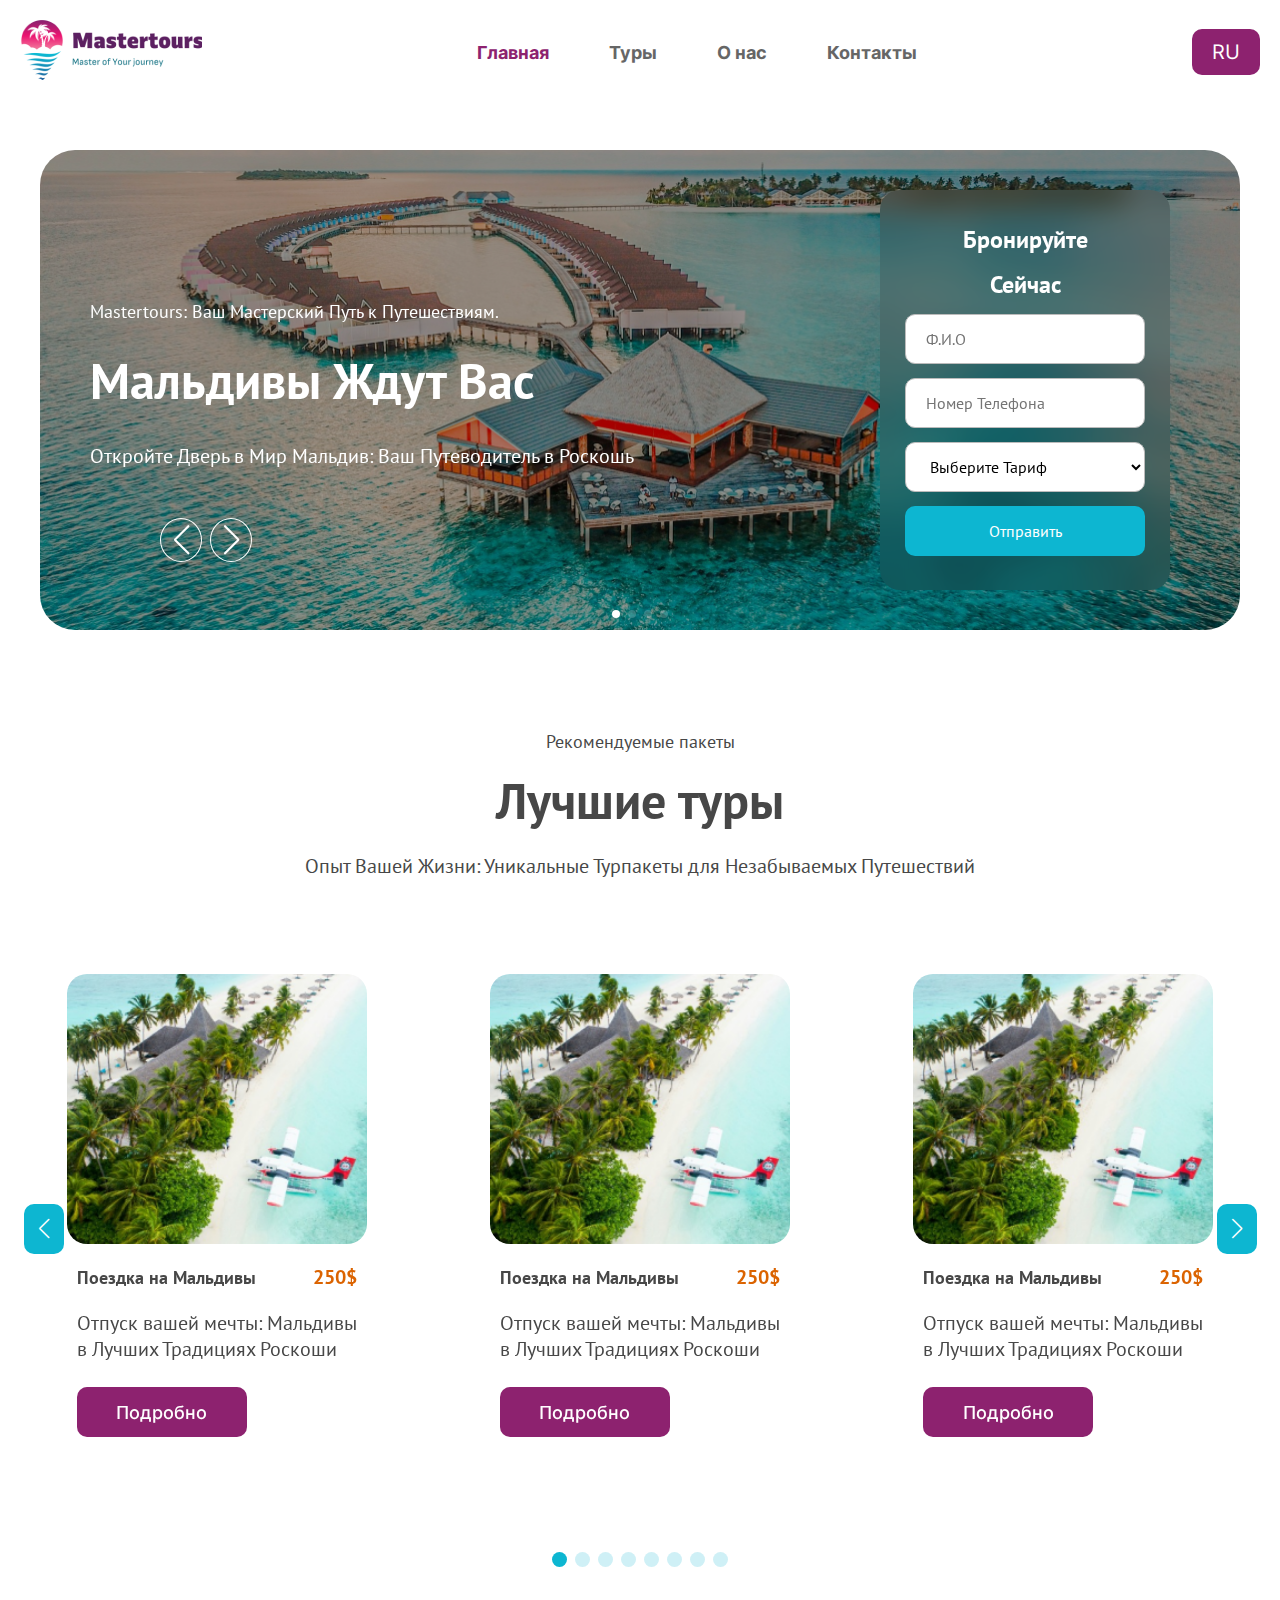
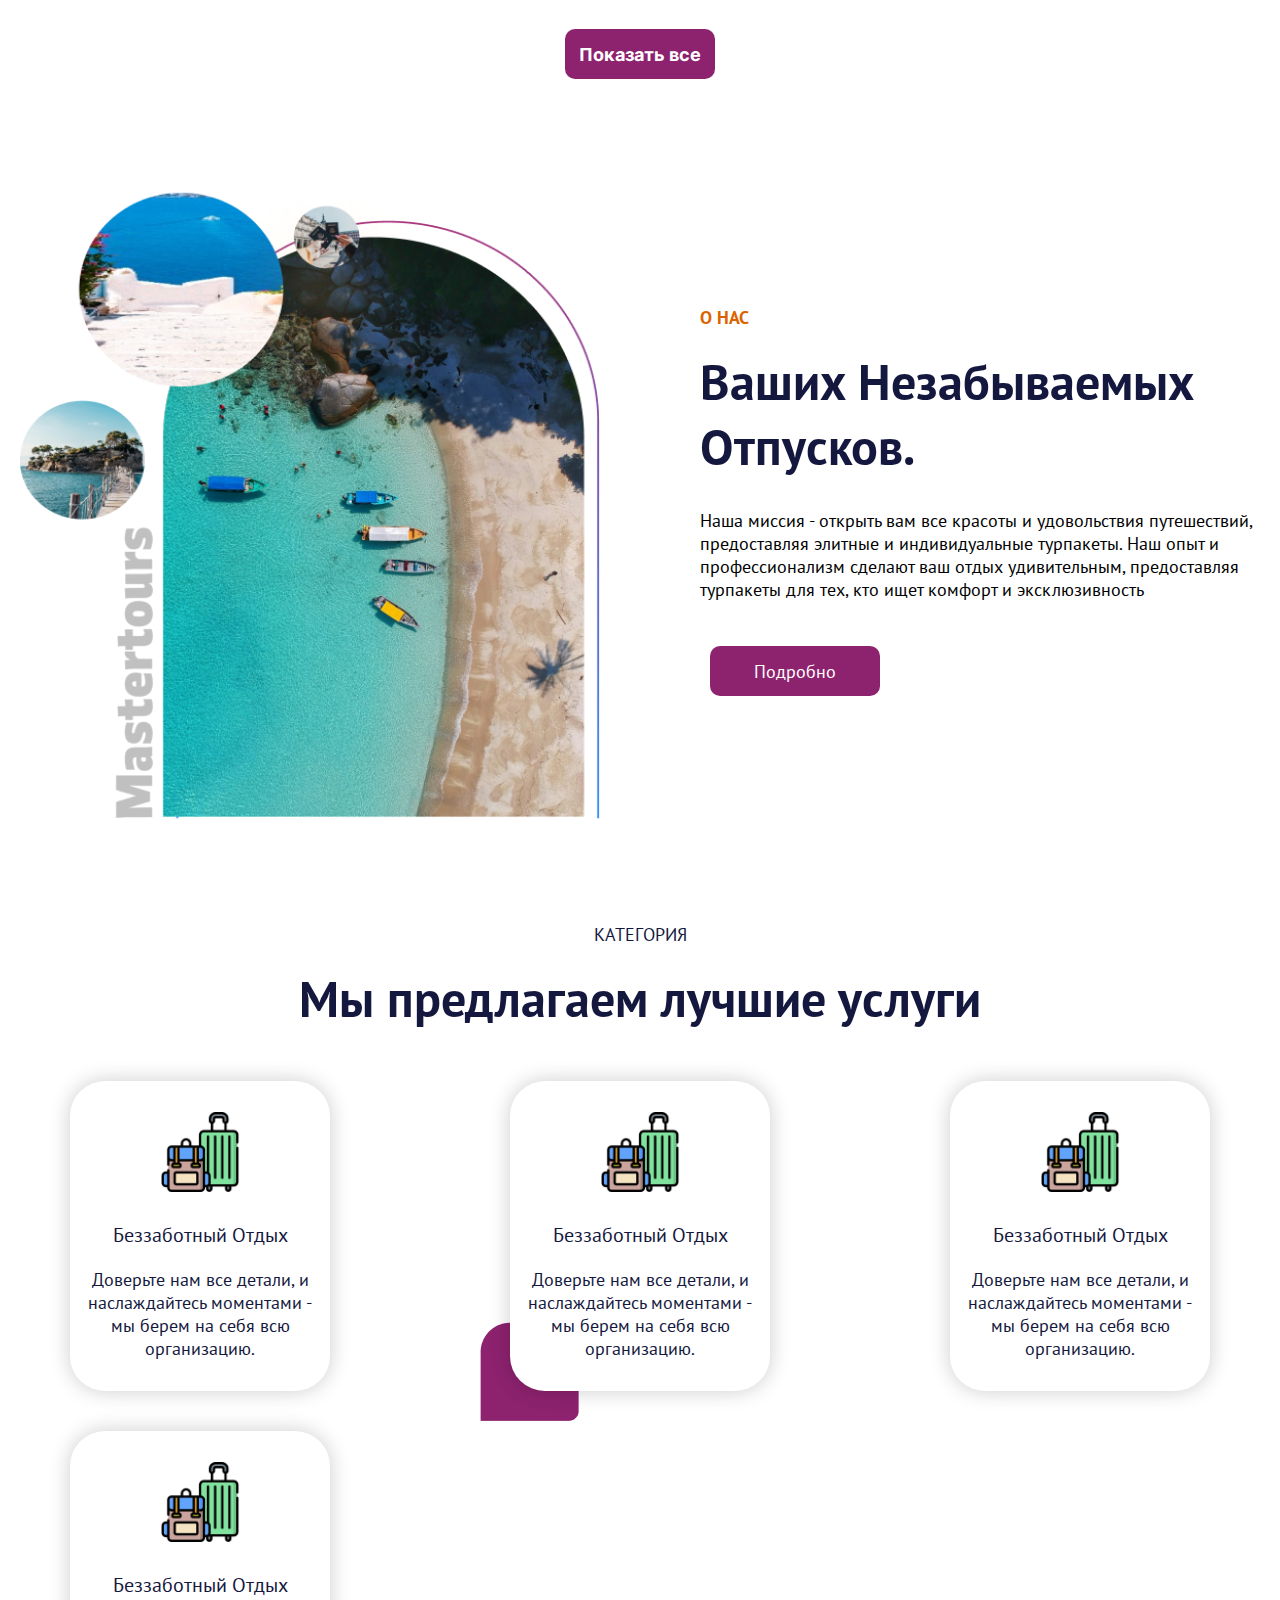
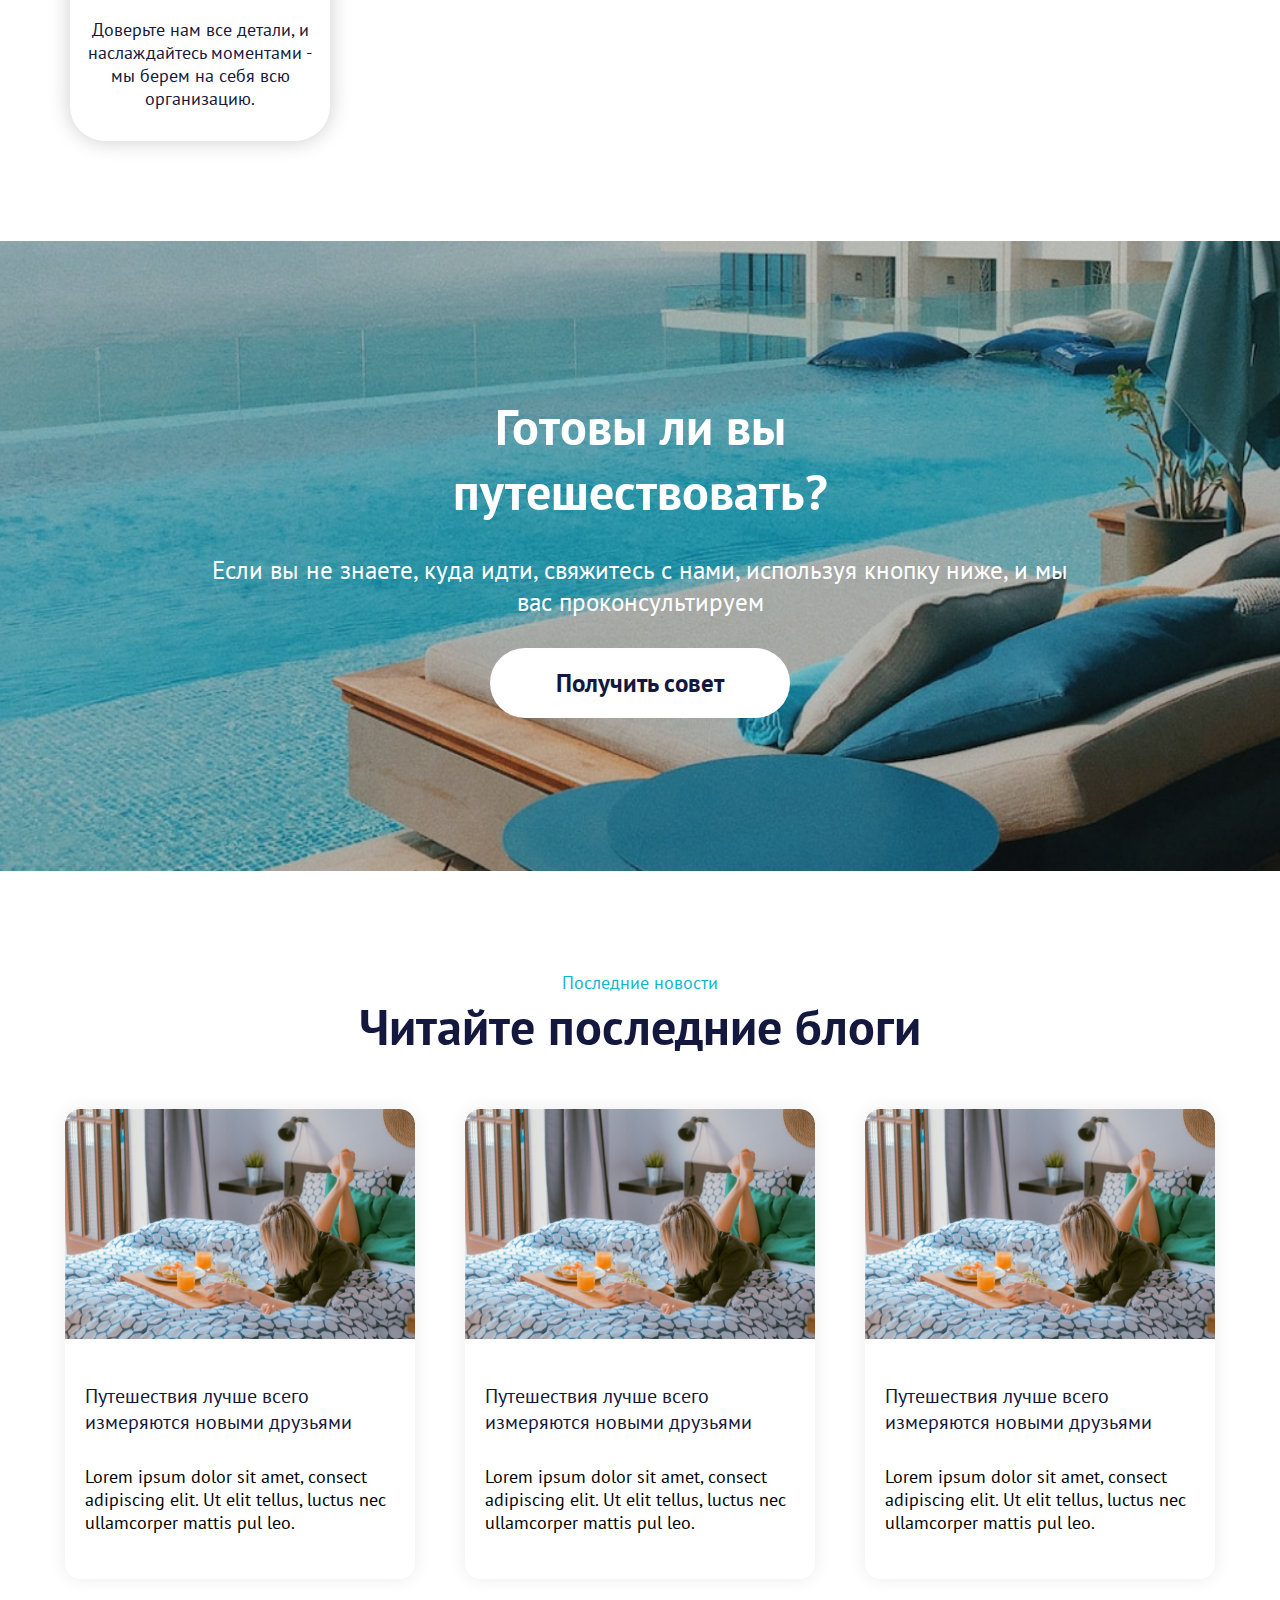
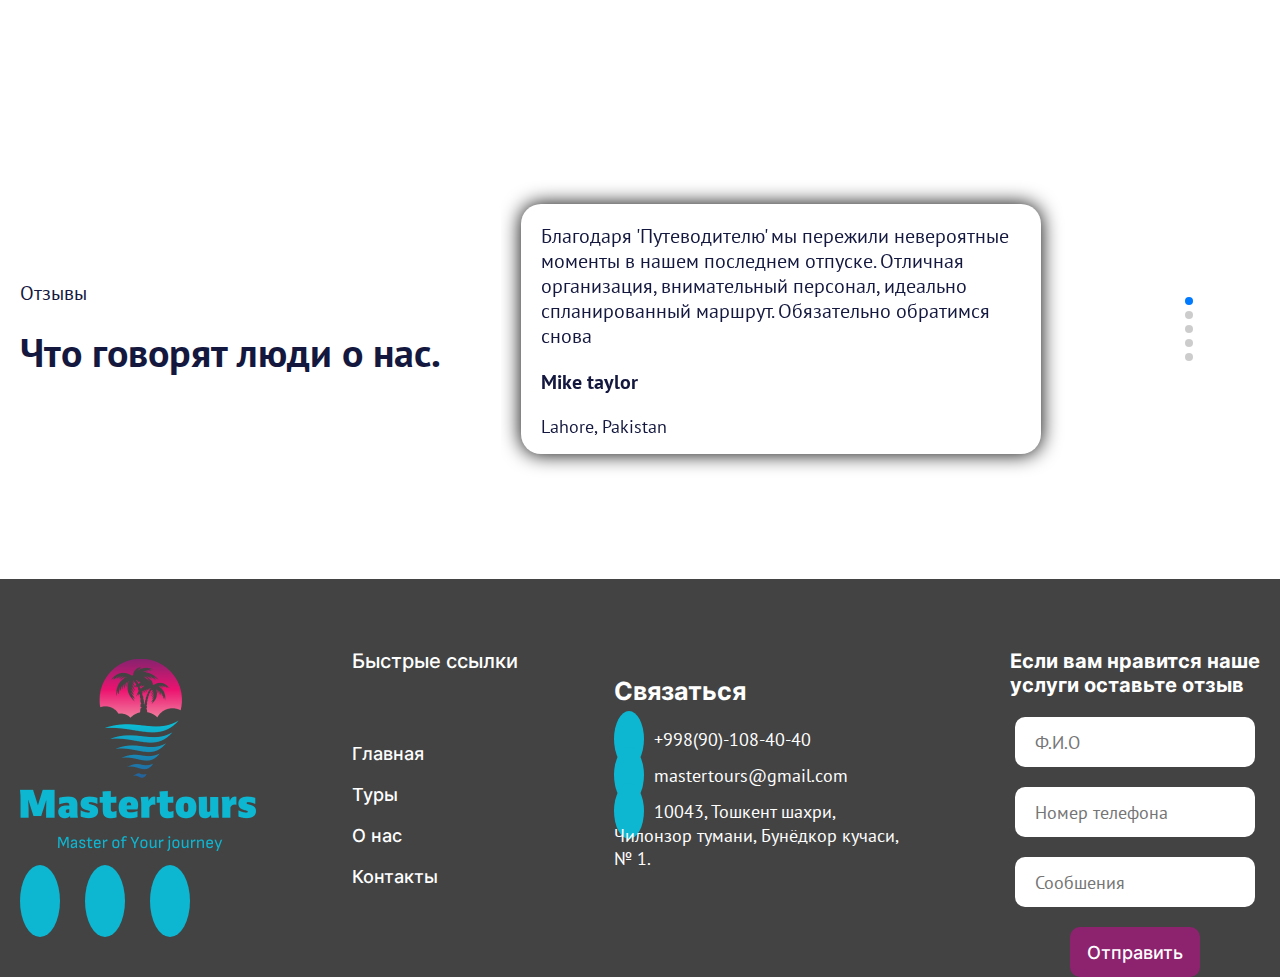
<file: index.html>
<!DOCTYPE html>
<html lang="en">

<head>
    <meta charset="UTF-8">
    <meta http-equiv="X-UA-Compatible" content="IE=edge">
    <meta name="viewport" content="width=device-width, initial-scale=1.0">
    <title>Travel</title>

    <!-- CUSTOM CSS -->
    <link rel="stylesheet" href="css/style.css">

    <!-- Link Swiper's CSS -->
    <link rel="stylesheet" href="https://cdn.jsdelivr.net/npm/swiper@11/swiper-bundle.min.css" />
</head>

<body>

    <!-- HEADER STARTS -->
    <header>
        <!-- NAV STARTS -->
        <nav>
            <div class="container">
                <div class="nav__content">

                    <a href="index.html">
                        <img src="img/travel__logo.png" alt="">
                    </a>

                    <ul class="nav__list">
                        <li><a href="index.html" class="active">Главная</a></li>
                        <li><a href="tours.html">Туры</a></li>
                        <li><a href="about.html">О нас</a></li>
                        <li><a href="contact.html">Контакты</a></li>
                    </ul>

                    <div class="nav__info">

                        <div class="dropdown">
                            <button onclick="toggleDropdown()" class="dropbtn" id="selectedOption">RU <i
                                    class="fa-solid fa-caret-down"></i></button>
                            <div id="myDropdown" class="dropdown-content">
                                <a href="#" onclick="selectOption(this)">RU <i class="fa-solid fa-caret-down"></i></a>
                                <a href="#" onclick="selectOption(this)">UZ <i class="fa-solid fa-caret-down"></i></a>
                            </div>
                        </div>

                        <div class="burger">
                            <span class="bar"></span>
                            <span class="bar"></span>
                            <span class="bar"></span>
                        </div>
                    </div>

                </div>
            </div>
        </nav>
        <!-- NAV END -->
    </header>
    <!-- HEADER END -->

    <!-- MAIN STARTS -->
    <main>
        <!-- BOOK STATS -->
        <section class="book">
            <div class="container">
                <div class="book__content">

                    <!-- Swiper -->
                    <div class="swiper mySwiper">
                        <div class="swiper-wrapper">
                            <div class="swiper-slide">
                                <div class="book__block">
                                    <img class="book__bg" src="img/book__bg.png" alt="">
                                    <div class="book__info">
                                        <h4>
                                            Mastertours: Ваш Мастерский Путь к Путешествиям.
                                        </h4>

                                        <h2>
                                            Мальдивы Ждут Вас
                                        </h2>

                                        <h5>
                                            Откройте Дверь в Мир Мальдив: Ваш Путеводитель в Роскошь
                                        </h5>
                                    </div>
                                </div>
                            </div>

                            <div class="swiper-slide">
                                <div class="book__block">
                                    <img class="book__bg" src="img/book__bg.png" alt="">
                                    <div class="book__info">
                                        <h4>
                                            Mastertours: Ваш Мастерский Путь к Путешествиям.
                                        </h4>

                                        <h2>
                                            Тайланд Ждет Вас
                                        </h2>

                                        <h5>
                                            Откройте Дверь в Мир Тайланд: Ваш Путеводитель в Роскошь
                                        </h5>
                                    </div>
                                </div>
                            </div>

                            <div class="swiper-slide">
                                <div class="book__block">
                                    <img class="book__bg" src="img/book__bg2.png" alt="">
                                    <div class="book__info">
                                        <h4>
                                            Mastertours: Ваш Мастерский Путь к Путешествиям.
                                        </h4>

                                        <h2>
                                            Мекка Ждет Вас
                                        </h2>

                                        <h5>
                                            Откройте Дверь в Мир Мекки: Ваш Путеводитель в Роскошь
                                        </h5>
                                    </div>
                                </div>
                            </div>

                            <div class="swiper-slide">
                                <div class="book__block">
                                    <img class="book__bg" src="img/book__bg2.png" alt="">
                                    <div class="book__info">
                                        <h4>
                                            Mastertours: Ваш Мастерский Путь к Путешествиям.
                                        </h4>

                                        <h2>
                                            Хадж Ждет Вас
                                        </h2>

                                        <h5>
                                            Отправьтесь на Хадж: Уникальный Тур в Священную Мекку
                                        </h5>
                                    </div>
                                </div>
                            </div>

                        </div>
                        <div class="swiper-button-next"></div>
                        <div class="swiper-button-prev"></div>
                        <div class="swiper-pagination"></div>
                    </div>

                    <div class="book__registrate">
                        <form>
                            <h2>
                                Бронируйте
                            </h2>

                            <h2>
                                Сейчас
                            </h2>

                            <input type="text" placeholder="Ф.И.О" required>
                            <input type="text" placeholder="Номер Телефона" required>

                            <select required>
                                <option disabled selected>Выберите Тариф</option>
                                <option>B</option>
                                <option>A</option>
                            </select>

                                <button>Отправить</button>

                        </form>
                    </div>
                </div>

            </div>
        </section>
        <!-- BOOK END -->

        <!-- TOURS STARTS -->
        <section class="tour">
            <div class="container">
                <h5>
                    Рекомендуемые пакеты
                </h5>

                <h2>
                    Лучшие туры
                </h2>

                <p>
                    Опыт Вашей Жизни: Уникальные Турпакеты для Незабываемых Путешествий
                </p>

                <div class="tour__content">

                    <!-- Swiper -->
                    <div class="swiper tourSwiper">
                        <div class="swiper-wrapper">
                            <div class="swiper-slide">
                                <div class="tour__block">
                                    <img class="tour__img" src="img/tour__img.png" alt="">

                                    <div class="tour__info">
                                        <h4>Поездка на Мальдивы</h4>

                                        <h3>250$</h3>
                                    </div>

                                    <p>Отпуск вашей мечты: Мальдивы в Лучших Традициях Роскоши</p>

                                    <a href="#">
                                        <button>Подробно</button>
                                    </a>
                                </div>
                            </div>

                            <div class="swiper-slide">
                                <div class="tour__block">
                                    <img class="tour__img" src="img/tour__img.png" alt="">

                                    <div class="tour__info">
                                        <h4>Поездка на Мальдивы</h4>

                                        <h3>250$</h3>
                                    </div>

                                    <p>Отпуск вашей мечты: Мальдивы в Лучших Традициях Роскоши</p>

                                    <a href="#">
                                        <button>Подробно</button>
                                    </a>
                                </div>
                            </div>

                            <div class="swiper-slide">
                                <div class="tour__block">
                                    <img class="tour__img" src="img/tour__img.png" alt="">

                                    <div class="tour__info">
                                        <h4>Поездка на Мальдивы</h4>

                                        <h3>250$</h3>
                                    </div>

                                    <p>Отпуск вашей мечты: Мальдивы в Лучших Традициях Роскоши</p>

                                    <a href="#">
                                        <button>Подробно</button>
                                    </a>
                                </div>
                            </div>

                            <div class="swiper-slide">
                                <div class="tour__block">
                                    <img class="tour__img" src="img/tour__img.png" alt="">

                                    <div class="tour__info">
                                        <h4>Поездка на Мальдивы</h4>

                                        <h3>250$</h3>
                                    </div>

                                    <p>Отпуск вашей мечты: Мальдивы в Лучших Традициях Роскоши</p>

                                    <a href="#">
                                        <button>Подробно</button>
                                    </a>
                                </div>
                            </div>

                            <div class="swiper-slide">
                                <div class="tour__block">
                                    <img class="tour__img" src="img/tour__img.png" alt="">

                                    <div class="tour__info">
                                        <h4>Поездка на Мальдивы</h4>

                                        <h3>250$</h3>
                                    </div>

                                    <p>Отпуск вашей мечты: Мальдивы в Лучших Традициях Роскоши</p>

                                    <a href="#">
                                        <button>Подробно</button>
                                    </a>
                                </div>
                            </div>

                            <div class="swiper-slide">
                                <div class="tour__block">
                                    <img class="tour__img" src="img/tour__img.png" alt="">

                                    <div class="tour__info">
                                        <h4>Поездка на Мальдивы</h4>

                                        <h3>250$</h3>
                                    </div>

                                    <p>Отпуск вашей мечты: Мальдивы в Лучших Традициях Роскоши</p>

                                    <a href="#">
                                        <button>Подробно</button>
                                    </a>
                                </div>
                            </div>

                            <div class="swiper-slide">
                                <div class="tour__block">
                                    <img class="tour__img" src="img/tour__img.png" alt="">

                                    <div class="tour__info">
                                        <h4>Поездка на Мальдивы</h4>

                                        <h3>250$</h3>
                                    </div>

                                    <p>Отпуск вашей мечты: Мальдивы в Лучших Традициях Роскоши</p>

                                    <a href="#">
                                        <button>Подробно</button>
                                    </a>
                                </div>
                            </div>

                            <div class="swiper-slide">
                                <div class="tour__block">
                                    <img class="tour__img" src="img/tour__img.png" alt="">

                                    <div class="tour__info">
                                        <h4>Поездка на Мальдивы</h4>

                                        <h3>250$</h3>
                                    </div>

                                    <p>Отпуск вашей мечты: Мальдивы в Лучших Традициях Роскоши</p>

                                    <a href="#">
                                        <button>Подробно</button>
                                    </a>
                                </div>
                            </div>
                        </div>
                        <div class="swiper-button-next"></div>
                        <div class="swiper-button-prev"></div>
                        <div class="swiper-pagination"></div>
                    </div>

                    <a class="tour__btn" href="tours.html">
                        <button>Показать все</button>
                    </a>
                </div>
            </div>
        </section>
        <!-- TOURS END -->

        <!-- VACATION STATRS -->
        <section class="vacation">
            <div class="container">
                <div class="vacation__content">
                    <div class="vacation__box">
                        <img class="vacation__img" src="img/vacation__img.png" alt="">
                    </div>

                    <div class="vacation__info">
                        <h5>
                            о нас
                        </h5>

                        <h2>
                            Ваших Незабываемых Отпусков.
                        </h2>

                        <p>
                            Наша миссия - открыть вам все красоты и удовольствия путешествий, предоставляя элитные и
                            индивидуальные турпакеты. Наш опыт и профессионализм сделают ваш отдых удивительным,
                            предоставляя турпакеты для тех, кто ищет комфорт и эксклюзивность
                        </p>

                        <a href="#">
                            <button>Подробно</button>
                        </a>
                    </div>
                </div>
            </div>
        </section>
        <!-- VACATION END  -->

        <!-- SERVICES STARTS -->
        <section class="services">
            <div class="container">
                <h5>КАТЕГОРИЯ</h5>

                <h2>
                    Мы предлагаем лучшие услуги
                </h2>

                <div class="services__content">

                    <div class="services__block">
                        <img class="services__img" src="img/srvices__img.png" alt="">

                        <h4>
                            Беззаботный Отдых
                        </h4>

                        <p>
                            Доверьте нам все детали, и наслаждайтесь моментами - мы берем на себя всю организацию.
                        </p>
                    </div>

                    <div class="services__block">
                        <img class="services__img" src="img/srvices__img.png" alt="">

                        <h4>
                            Беззаботный Отдых
                        </h4>

                        <p>
                            Доверьте нам все детали, и наслаждайтесь моментами - мы берем на себя всю организацию.
                        </p>

                        <img class="servises__bg" src="img/services__bg.png" alt="">
                    </div>

                    <div class="services__block">
                        <img class="services__img" src="img/srvices__img.png" alt="">

                        <h4>
                            Беззаботный Отдых
                        </h4>

                        <p>
                            Доверьте нам все детали, и наслаждайтесь моментами - мы берем на себя всю организацию.
                        </p>
                    </div>

                    <div class="services__block">
                        <img class="services__img" src="img/srvices__img.png" alt="">

                        <h4>
                            Беззаботный Отдых
                        </h4>

                        <p>
                            Доверьте нам все детали, и наслаждайтесь моментами - мы берем на себя всю организацию.
                        </p>
                    </div>

                </div>
            </div>
        </section>
        <!-- SERVICES END -->

        <!-- ADVICE STATS -->
        <section class="advice">
            <div class="container">
                <div class="advice__content">
                    <h2>
                        Готовы ли вы путешествовать?
                    </h2>

                    <p>
                        Если вы не знаете, куда идти, свяжитесь с нами, используя кнопку ниже, и мы вас проконсультируем
                    </p>

                    <a href="#">
                        <button>Получить совет</button>
                    </a>
                </div>
            </div>
        </section>
        <!-- ADVICE END -->

        <!-- BLOG STARTS -->
        <section class="blog">
            <div class="container">
                <h5>Последние новости</h5>

                <h2>
                    Читайте последние блоги
                </h2>

                <div class="blog__content">
                    <a href="tours.html">
                        <div class="blog__block">
                            <img class="blog__img" src="img/blog__img.png" alt="">
    
                            <div class="blog__info">
                                <h3>
                                    Путешествия лучше всего
                                    измеряются новыми друзьями
                                </h3>
    
                                <p>
                                    Lorem ipsum dolor sit amet, consect adipiscing elit. Ut elit tellus, luctus nec
                                    ullamcorper mattis pul leo.
                                </p>
                            </div>
                        </div>
                    </a>

                    <a href="tours.html">
                        <div class="blog__block">
                            <img class="blog__img" src="img/blog__img.png" alt="">
    
                            <div class="blog__info">
                                <h3>
                                    Путешествия лучше всего
                                    измеряются новыми друзьями
                                </h3>
    
                                <p>
                                    Lorem ipsum dolor sit amet, consect adipiscing elit. Ut elit tellus, luctus nec
                                    ullamcorper mattis pul leo.
                                </p>
                            </div>
                        </div>
                    </a>

                    <a href="tours.html">
                        <div class="blog__block">
                            <img class="blog__img" src="img/blog__img.png" alt="">
    
                            <div class="blog__info">
                                <h3>
                                    Путешествия лучше всего
                                    измеряются новыми друзьями
                                </h3>
    
                                <p>
                                    Lorem ipsum dolor sit amet, consect adipiscing elit. Ut elit tellus, luctus nec
                                    ullamcorper mattis pul leo.
                                </p>
                            </div>
                        </div>
                    </a>
                </div>
            </div>
        </section>
        <!-- BLOG END -->


        <!-- REVIEWS STARTS -->
        <section class="reviews">
            <div class="container">
                <div class="reviews__content">
                    <div class="reviews__info">
                        <h4>
                            Отзывы
                        </h4>

                        <h2>
                            Что говорят люди о нас.
                        </h2>
                    </div>

                    <!-- Swiper -->
                    <div class="swiper reviewsSwiper">
                        <div class="swiper-wrapper">
                            <div class="swiper-slide">
                                <div class="reviews__block">
                                    <p>
                                        Благодаря 'Путеводителю' мы пережили невероятные моменты в нашем последнем
                                        отпуске. Отличная
                                        организация, внимательный персонал, идеально спланированный маршрут. Обязательно
                                        обратимся
                                        снова
                                    </p>

                                    <h3>
                                        Mike taylor
                                    </h3>

                                    <h4>
                                        Lahore, Pakistan
                                    </h4>
                                </div>
                            </div>

                            <div class="swiper-slide">
                                <div class="reviews__block">
                                    <p>
                                        Благодаря 'Путеводителю' мы пережили невероятные моменты в нашем последнем
                                        отпуске. Отличная
                                        организация, внимательный персонал, идеально спланированный маршрут. Обязательно
                                        обратимся
                                        снова
                                    </p>

                                    <h3>
                                        Mike taylor
                                    </h3>

                                    <h4>
                                        Lahore, Pakistan
                                    </h4>
                                </div>
                            </div>

                            <div class="swiper-slide">
                                <div class="reviews__block">
                                    <p>
                                        Благодаря 'Путеводителю' мы пережили невероятные моменты в нашем последнем
                                        отпуске. Отличная
                                        организация, внимательный персонал, идеально спланированный маршрут. Обязательно
                                        обратимся
                                        снова
                                    </p>

                                    <h3>
                                        Mike taylor
                                    </h3>

                                    <h4>
                                        Lahore, Pakistan
                                    </h4>
                                </div>
                            </div>

                            <div class="swiper-slide">
                                <div class="reviews__block">
                                    <p>
                                        Благодаря 'Путеводителю' мы пережили невероятные моменты в нашем последнем
                                        отпуске. Отличная
                                        организация, внимательный персонал, идеально спланированный маршрут. Обязательно
                                        обратимся
                                        снова
                                    </p>

                                    <h3>
                                        Mike taylor
                                    </h3>

                                    <h4>
                                        Lahore, Pakistan
                                    </h4>
                                </div>
                            </div>

                            <div class="swiper-slide">
                                <div class="reviews__block">
                                    <p>
                                        Благодаря 'Путеводителю' мы пережили невероятные моменты в нашем последнем
                                        отпуске. Отличная
                                        организация, внимательный персонал, идеально спланированный маршрут. Обязательно
                                        обратимся
                                        снова
                                    </p>

                                    <h3>
                                        Mike taylor
                                    </h3>

                                    <h4>
                                        Lahore, Pakistan
                                    </h4>
                                </div>
                            </div>
                        </div>
                        <div class="swiper-pagination"></div>
                    </div>
                </div>
            </div>
        </section>
        <!-- REVIEWS END-->
    </main>
    <!-- MAIN END -->

    <!-- FOOTER STARTS -->
    <footer>
        <div class="container">
            <div class="footer__content">
                <div class="footer__info">
                    <a href="index.html"><img class="footer__logo" src="img/footer__logo.png" alt=""></a>

                    <div class="footer__info-icons">
                        <a href="#">
                            <i class="fa-brands fa-telegram"></i>
                        </a>
                        <a href="#">
                            <i class="fa-brands fa-youtube"></i>
                        </a>
                        <a href="#">
                            <i class="fa-brands fa-instagram"></i>
                        </a>
                    </div>
                </div>

                <div class="footer__link">

                    <h3>
                        Быстрые ссылки
                    </h3>

                    <ul class="footer__list">
                        <li><a href="index.html">Главная</a></li>
                        <li><a href="tours.html">Туры</a></li>
                        <li><a href="about.html">О нас</a></li>
                        <li><a href="contact.html">Контакты</a></li>
                    </ul>
                </div>

                <div class="footer__contact">
                    <h3>Связаться</h3>

                    <a href="#">
                        <li><i class="fa-solid fa-phone"></i> +998(90)-108-40-40</li>
                    </a>

                    <a href="#">
                        <li><i class="fa-solid fa-envelope"></i> mastertours@gmail.com</li>
                    </a>

                    <a href="#">
                        <li><i class="fa-solid fa-location-dot"></i> 10043, Тошкент шахри, Чилонзор тумани, Бунёдкор
                            кучаси, № 1.</li>
                    </a>
                </div>

                <div class="footer__review">
                    <form>
                        <h3>
                            Если вам нравится наше
                            услуги оставьте отзыв
                        </h3>

                        <input type="text" placeholder="Ф.И.О" required>
                        <input type="text" placeholder="Номер телефона" required>
                        <input type="text" placeholder="Сообшения">

                        <a href="#">
                            <button>Отправить</button>
                        </a>
                    </form>
                </div>
            </div>
        </div>
    </footer>
    <!-- FOOTER END -->




    <!-- MAIN CUSTOM JS -->
    <script src="js/main.js"></script>

    <!-- Swiper JS -->
    <script src="https://cdn.jsdelivr.net/npm/swiper@11/swiper-bundle.min.js"></script>
    <script src="js/swiper/swiper.js"></script>

    <!-- FONT AWESOME -->
    <script src="libs/FontAwesome.js"></script>


</body>

</html>
</file>
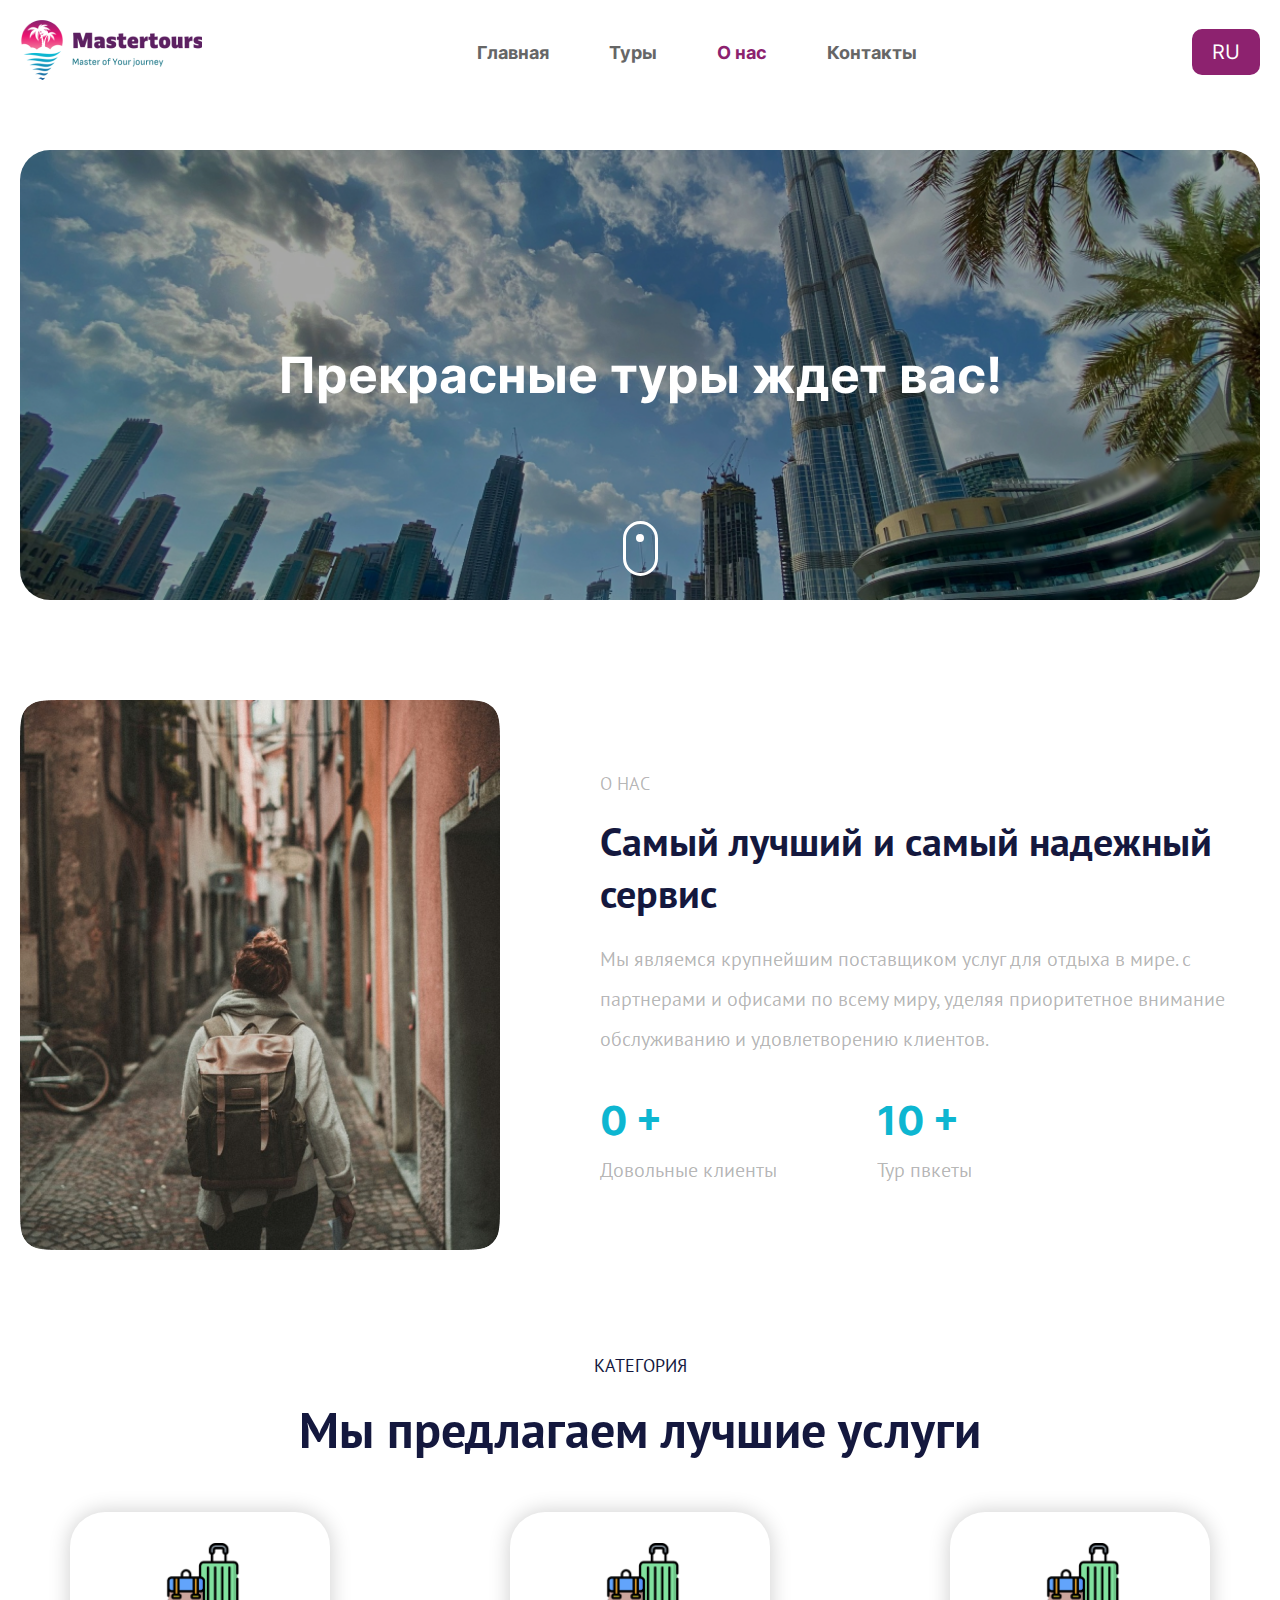
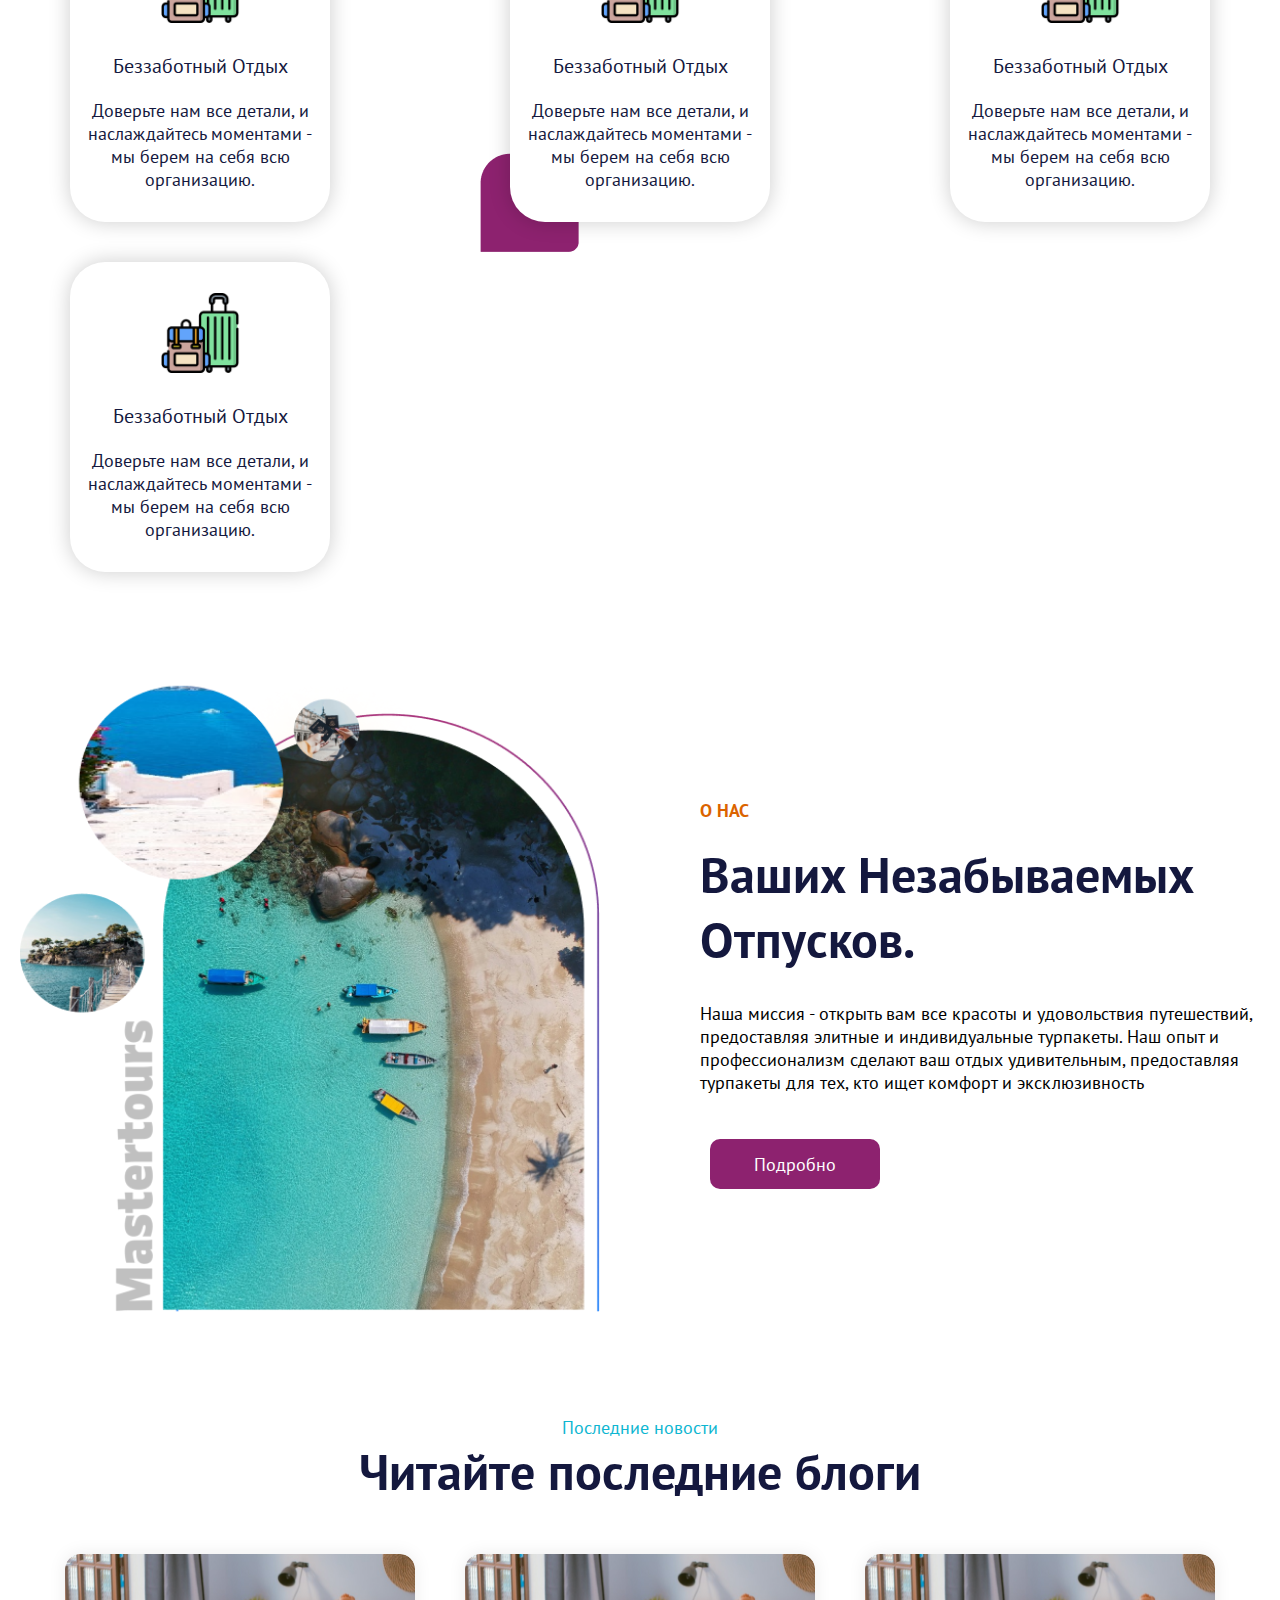
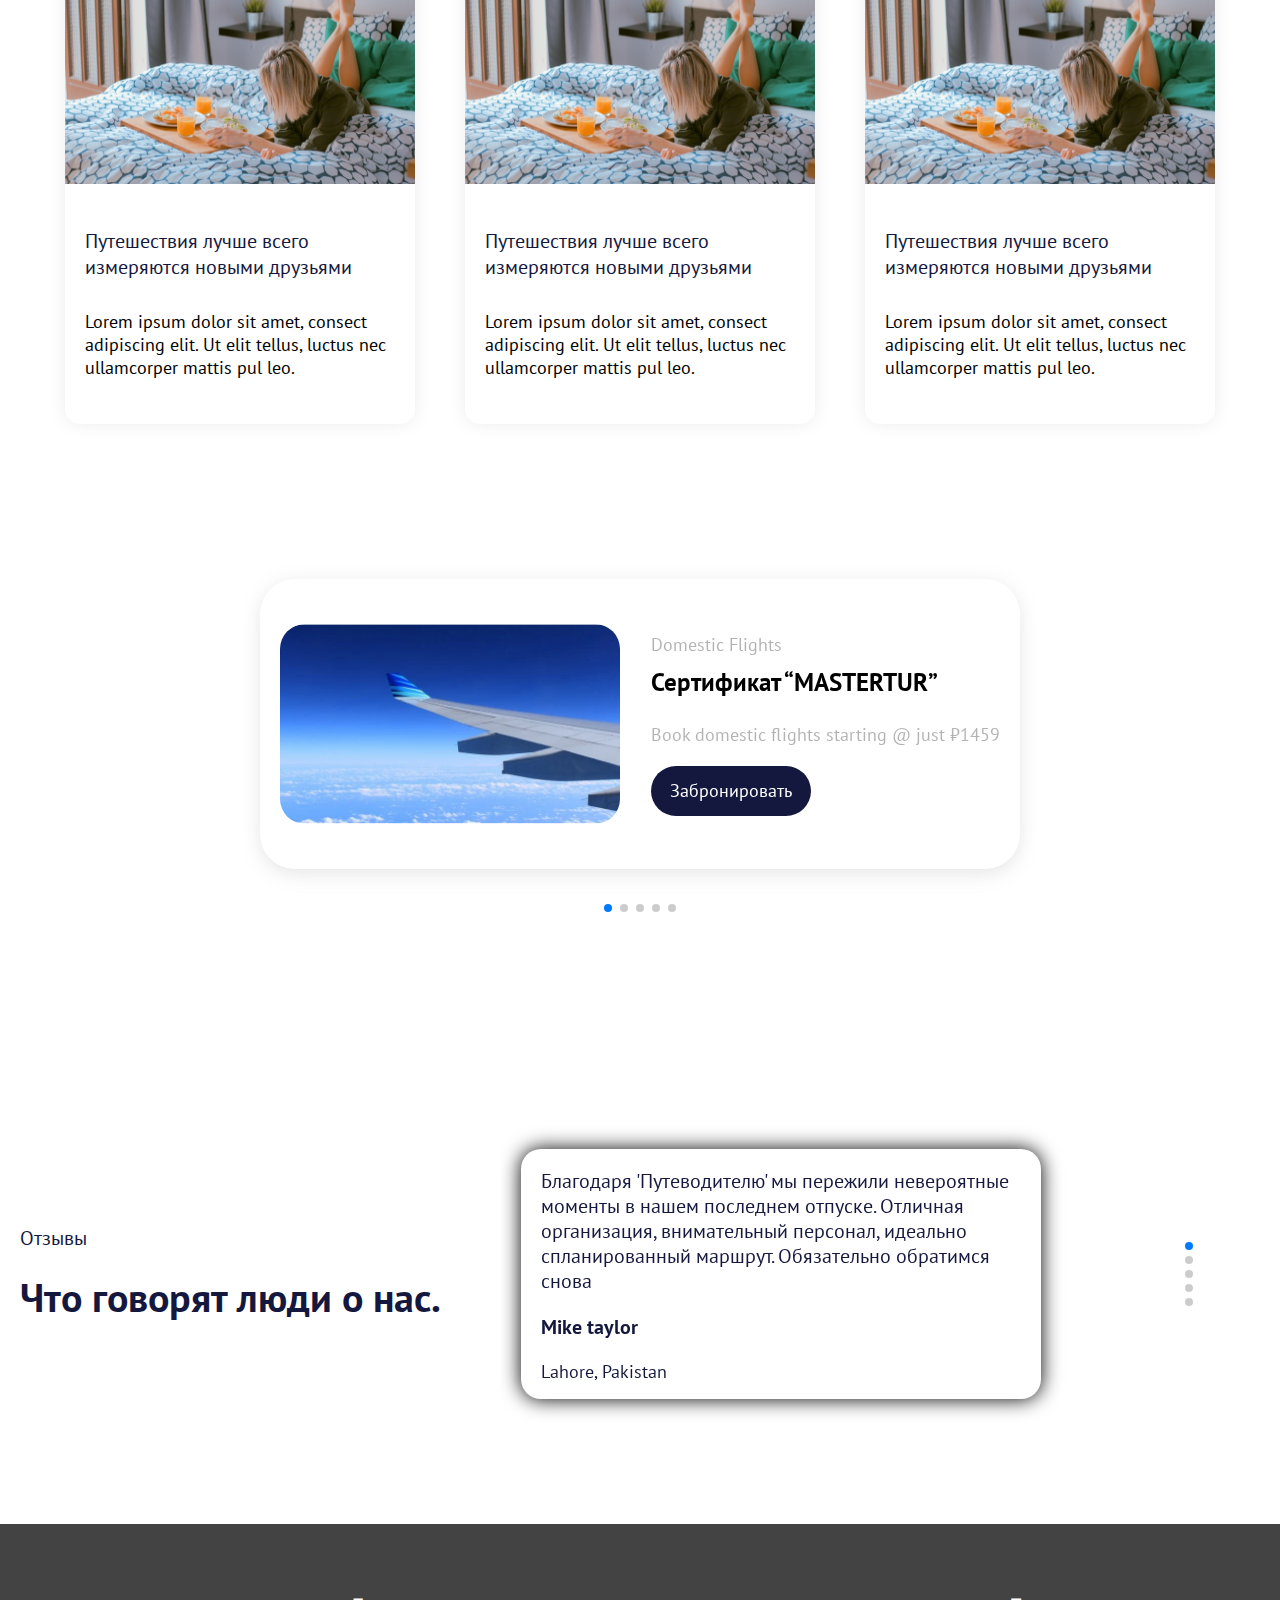
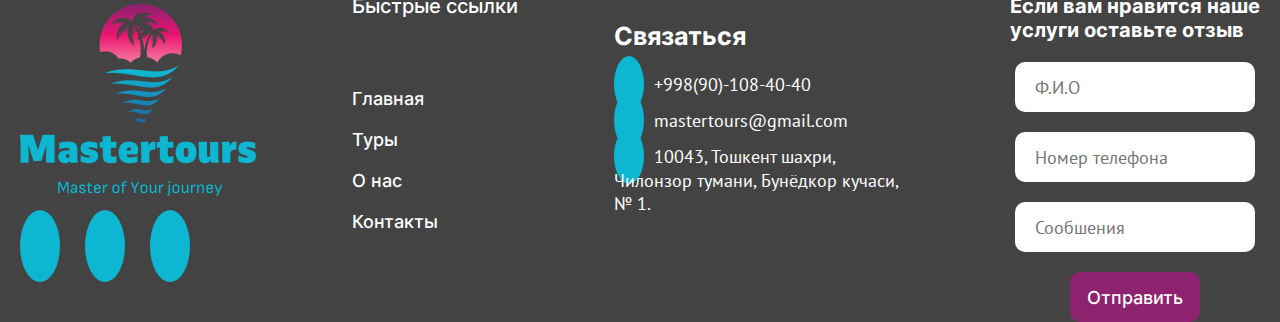
<file: about.html>
<!DOCTYPE html>
<html lang="en">

<head>
    <meta charset="UTF-8">
    <meta http-equiv="X-UA-Compatible" content="IE=edge">
    <meta name="viewport" content="width=device-width, initial-scale=1.0">
    <title>Travel</title>

    <!-- CUSTOM CSS -->
    <link rel="stylesheet" href="css/style.css">

    <!-- Link Swiper's CSS -->
    <link rel="stylesheet" href="https://cdn.jsdelivr.net/npm/swiper@11/swiper-bundle.min.css" />
</head>

<body>

    <!-- HEADER STARTS -->
    <header>
        <!-- NAV STARTS -->
        <nav>
            <div class="container">
                <div class="nav__content">

                    <a href="index.html">
                        <img src="img/travel__logo.png" alt="">
                    </a>

                    <ul class="nav__list">
                        <li><a href="index.html">Главная</a></li>
                        <li><a href="tours.html">Туры</a></li>
                        <li><a href="about.html" class="active">О нас</a></li>
                        <li><a href="contact.html">Контакты</a></li>
                    </ul>

                    <div class="nav__info">

                        <div class="dropdown">
                            <button onclick="toggleDropdown()" class="dropbtn" id="selectedOption">RU <i
                                    class="fa-solid fa-caret-down"></i></button>
                            <div id="myDropdown" class="dropdown-content">
                                <a href="#" onclick="selectOption(this)">RU <i class="fa-solid fa-caret-down"></i></a>
                                <a href="#" onclick="selectOption(this)">UZ <i class="fa-solid fa-caret-down"></i></a>
                            </div>
                        </div>

                        <div class="burger">
                            <span class="bar"></span>
                            <span class="bar"></span>
                            <span class="bar"></span>
                        </div>
                    </div>

                </div>
            </div>
        </nav>
        <!-- NAV END -->
    </header>
    <!-- HEADER END -->

    <!-- MAIN STARTS -->
    <main>

        <!-- TOURS HEAD STARTS -->
        <section class="about__head-info">
            <div class="container">
                <div class="about__head-info-content">
                    <h5>Прекрасные туры ждет вас!</h5>

                    <span class="scroll-btn">
                        <a href="#all-tours">
                            <span class="mouse">
                                <span>
                                </span>
                            </span>
                        </a>
                    </span>
                </div>
            </div>
        </section>

        <!-- SAFETY STARTS -->
        <section class="safety">
            <div class="container">
                <div class="safety__content">
                    <div class="safety__block">
                        <img src="img/safety__img.png" alt="">
                    </div>

                    <div class="safety__info">
                        <h5>О НАС</h5>

                        <h2>
                            Самый лучший и самый
                            надежный сервис
                        </h2>

                        <p>
                            Мы являемся крупнейшим поставщиком услуг для отдыха в мире.
                            с партнерами и офисами по всему миру, уделяя приоритетное внимание
                            обслуживанию и удовлетворению клиентов.
                        </p>

                        <div class="safety__info-box">
                            <div class="safety__info-block">
                                <h3>0 <span>+</span></h3>

                                <h4>Довольные клиенты</h4>
                            </div>

                            <div class="safety__info-block">
                                <h3>10 <span>+</span></h3>

                                <h4>Тур пвкеты</h4>
                            </div>
                        </div>
                    </div>
                </div>
            </div>
        </section>
        <!-- SAFETY END -->

        <!-- SERVICES STARTS -->
        <section class="services">
            <div class="container">
                <h5>КАТЕГОРИЯ</h5>

                <h2>
                    Мы предлагаем лучшие услуги
                </h2>

                <div class="services__content">

                    <div class="services__block">
                        <img class="services__img" src="img/srvices__img.png" alt="">

                        <h4>
                            Беззаботный Отдых
                        </h4>

                        <p>
                            Доверьте нам все детали, и наслаждайтесь моментами - мы берем на себя всю организацию.
                        </p>
                    </div>

                    <div class="services__block">
                        <img class="services__img" src="img/srvices__img.png" alt="">

                        <h4>
                            Беззаботный Отдых
                        </h4>

                        <p>
                            Доверьте нам все детали, и наслаждайтесь моментами - мы берем на себя всю организацию.
                        </p>

                        <img class="servises__bg" src="img/services__bg.png" alt="">
                    </div>

                    <div class="services__block">
                        <img class="services__img" src="img/srvices__img.png" alt="">

                        <h4>
                            Беззаботный Отдых
                        </h4>

                        <p>
                            Доверьте нам все детали, и наслаждайтесь моментами - мы берем на себя всю организацию.
                        </p>
                    </div>

                    <div class="services__block">
                        <img class="services__img" src="img/srvices__img.png" alt="">

                        <h4>
                            Беззаботный Отдых
                        </h4>

                        <p>
                            Доверьте нам все детали, и наслаждайтесь моментами - мы берем на себя всю организацию.
                        </p>
                    </div>

                </div>
            </div>
        </section>
        <!-- SERVICES END -->

        <!-- VACATION STATRS -->
        <section class="vacation">
            <div class="container">
                <div class="vacation__content">
                    <div class="vacation__box">
                        <img class="vacation__img" src="img/vacation__img.png" alt="">
                    </div>

                    <div class="vacation__info">
                        <h5>
                            о нас
                        </h5>

                        <h2>
                            Ваших Незабываемых Отпусков.
                        </h2>

                        <p>
                            Наша миссия - открыть вам все красоты и удовольствия путешествий, предоставляя элитные и
                            индивидуальные турпакеты. Наш опыт и профессионализм сделают ваш отдых удивительным,
                            предоставляя турпакеты для тех, кто ищет комфорт и эксклюзивность
                        </p>

                        <a href="#">
                            <button>Подробно</button>
                        </a>
                    </div>
                </div>
            </div>
        </section>
        <!-- VACATION END  -->


        <!-- BLOG STARTS -->
        <section class="blog">
            <div class="container">
                <h5>Последние новости</h5>

                <h2>
                    Читайте последние блоги
                </h2>

                <div class="blog__content">
                    <a href="tours.html">
                        <div class="blog__block">
                            <img class="blog__img" src="img/blog__img.png" alt="">

                            <div class="blog__info">
                                <h3>
                                    Путешествия лучше всего
                                    измеряются новыми друзьями
                                </h3>

                                <p>
                                    Lorem ipsum dolor sit amet, consect adipiscing elit. Ut elit tellus, luctus nec
                                    ullamcorper mattis pul leo.
                                </p>
                            </div>
                        </div>
                    </a>

                    <a href="tours.html">
                        <div class="blog__block">
                            <img class="blog__img" src="img/blog__img.png" alt="">

                            <div class="blog__info">
                                <h3>
                                    Путешествия лучше всего
                                    измеряются новыми друзьями
                                </h3>

                                <p>
                                    Lorem ipsum dolor sit amet, consect adipiscing elit. Ut elit tellus, luctus nec
                                    ullamcorper mattis pul leo.
                                </p>
                            </div>
                        </div>
                    </a>

                    <a href="tours.html">
                        <div class="blog__block">
                            <img class="blog__img" src="img/blog__img.png" alt="">

                            <div class="blog__info">
                                <h3>
                                    Путешествия лучше всего
                                    измеряются новыми друзьями
                                </h3>

                                <p>
                                    Lorem ipsum dolor sit amet, consect adipiscing elit. Ut elit tellus, luctus nec
                                    ullamcorper mattis pul leo.
                                </p>
                            </div>
                        </div>
                    </a>
                </div>
            </div>
        </section>
        <!-- BLOG END -->

        <!-- CERTIFICATE STARTS -->
        <section class="certificates">
            <div class="container">
                <div class="certificates__content">
                    <div class="swiper certificatesSwiper">
                        <div class="swiper-wrapper">
                            <div class="swiper-slide">
                                <div class="certificates__block">
                                    <img class="certificates__img" src="img/certificates__img.png" alt="">
    
                                    <div class="certificates__info">
                                        <h4>Domestic Flights</h4>
    
                                        <h2>
                                            Сертификат “MASTERTUR”
                                        </h2>
    
                                        <a href="#">
                                            Book domestic flights starting @ just ₹1459
                                        </a>
    
                                        <a href="book.html">
                                            <button>Забронировать</button>
                                        </a>
                                    </div>
                                </div>
                            </div>
    
                            <div class="swiper-slide">
                                <div class="certificates__block">
                                    <img class="certificates__img" src="img/certificates__img.png" alt="">
    
                                    <div class="certificates__info">
                                        <h4>Domestic Flights</h4>
    
                                        <h2>
                                            Сертификат “MASTERTUR”
                                        </h2>
    
                                        <a href="#">
                                            Book domestic flights starting @ just ₹1459
                                        </a>
    
                                        <a href="book.html">
                                            <button>Забронировать</button>
                                        </a>
                                    </div>
                                </div>
                            </div>
    
                            <div class="swiper-slide">
                                <div class="certificates__block">
                                    <img class="certificates__img" src="img/certificates__img.png" alt="">
    
                                    <div class="certificates__info">
                                        <h4>Domestic Flights</h4>
    
                                        <h2>
                                            Сертификат “MASTERTUR”
                                        </h2>
    
                                        <a href="#">
                                            Book domestic flights starting @ just ₹1459
                                        </a>
    
                                        <a href="book.html">
                                            <button>Забронировать</button>
                                        </a>
                                    </div>
                                </div>
                            </div>
    
                            <div class="swiper-slide">
                                <div class="certificates__block">
                                    <img class="certificates__img" src="img/certificates__img.png" alt="">
    
                                    <div class="certificates__info">
                                        <h4>Domestic Flights</h4>
    
                                        <h2>
                                            Сертификат “MASTERTUR”
                                        </h2>
    
                                        <a href="#">
                                            Book domestic flights starting @ just ₹1459
                                        </a>
    
                                        <a href="book.html">
                                            <button>Забронировать</button>
                                        </a>
                                    </div>
                                </div>
                            </div>
    
                            <div class="swiper-slide">
                                <div class="certificates__block">
                                    <img class="certificates__img" src="img/certificates__img.png" alt="">
    
                                    <div class="certificates__info">
                                        <h4>Domestic Flights</h4>
    
                                        <h2>
                                            Сертификат “MASTERTUR”
                                        </h2>
    
                                        <a href="#">
                                            Book domestic flights starting @ just ₹1459
                                        </a>
    
                                        <a href="book.html">
                                            <button>Забронировать</button>
                                        </a>
                                    </div>
                                </div>
                            </div>
                        </div>
                        <div class="swiper-pagination"></div>
                    </div>
                </div>
            </div>
        </section>
        <!-- CERTIFICATE END -->

        <!-- REVIEWS STARTS -->
        <section class="reviews">
            <div class="container">
                <div class="reviews__content">
                    <div class="reviews__info">
                        <h4>
                            Отзывы
                        </h4>

                        <h2>
                            Что говорят люди о нас.
                        </h2>
                    </div>

                    <!-- Swiper -->
                    <div class="swiper reviewsSwiper">
                        <div class="swiper-wrapper">
                            <div class="swiper-slide">
                                <div class="reviews__block">
                                    <p>
                                        Благодаря 'Путеводителю' мы пережили невероятные моменты в нашем последнем
                                        отпуске. Отличная
                                        организация, внимательный персонал, идеально спланированный маршрут. Обязательно
                                        обратимся
                                        снова
                                    </p>

                                    <h3>
                                        Mike taylor
                                    </h3>

                                    <h4>
                                        Lahore, Pakistan
                                    </h4>
                                </div>
                            </div>

                            <div class="swiper-slide">
                                <div class="reviews__block">
                                    <p>
                                        Благодаря 'Путеводителю' мы пережили невероятные моменты в нашем последнем
                                        отпуске. Отличная
                                        организация, внимательный персонал, идеально спланированный маршрут. Обязательно
                                        обратимся
                                        снова
                                    </p>

                                    <h3>
                                        Mike taylor
                                    </h3>

                                    <h4>
                                        Lahore, Pakistan
                                    </h4>
                                </div>
                            </div>

                            <div class="swiper-slide">
                                <div class="reviews__block">
                                    <p>
                                        Благодаря 'Путеводителю' мы пережили невероятные моменты в нашем последнем
                                        отпуске. Отличная
                                        организация, внимательный персонал, идеально спланированный маршрут. Обязательно
                                        обратимся
                                        снова
                                    </p>

                                    <h3>
                                        Mike taylor
                                    </h3>

                                    <h4>
                                        Lahore, Pakistan
                                    </h4>
                                </div>
                            </div>

                            <div class="swiper-slide">
                                <div class="reviews__block">
                                    <p>
                                        Благодаря 'Путеводителю' мы пережили невероятные моменты в нашем последнем
                                        отпуске. Отличная
                                        организация, внимательный персонал, идеально спланированный маршрут. Обязательно
                                        обратимся
                                        снова
                                    </p>

                                    <h3>
                                        Mike taylor
                                    </h3>

                                    <h4>
                                        Lahore, Pakistan
                                    </h4>
                                </div>
                            </div>

                            <div class="swiper-slide">
                                <div class="reviews__block">
                                    <p>
                                        Благодаря 'Путеводителю' мы пережили невероятные моменты в нашем последнем
                                        отпуске. Отличная
                                        организация, внимательный персонал, идеально спланированный маршрут. Обязательно
                                        обратимся
                                        снова
                                    </p>

                                    <h3>
                                        Mike taylor
                                    </h3>

                                    <h4>
                                        Lahore, Pakistan
                                    </h4>
                                </div>
                            </div>
                        </div>
                        <div class="swiper-pagination"></div>
                    </div>
                </div>
            </div>
        </section>
        <!-- REVIEWS END-->
    </main>
    <!-- MAIN END -->

    <!-- FOOTER STARTS -->
    <footer>
        <div class="container">
            <div class="footer__content">
                <div class="footer__info">
                    <a href="index.html"><img class="footer__logo" src="img/footer__logo.png" alt=""></a>

                    <div class="footer__info-icons">
                        <a href="#">
                            <i class="fa-brands fa-telegram"></i>
                        </a>
                        <a href="#">
                            <i class="fa-brands fa-youtube"></i>
                        </a>
                        <a href="#">
                            <i class="fa-brands fa-instagram"></i>
                        </a>
                    </div>
                </div>

                <div class="footer__link">

                    <h3>
                        Быстрые ссылки
                    </h3>

                    <ul class="footer__list">
                        <li><a href="index.html">Главная</a></li>
                        <li><a href="tours.html">Туры</a></li>
                        <li><a href="about.html">О нас</a></li>
                        <li><a href="contact.html">Контакты</a></li>
                    </ul>
                </div>

                <div class="footer__contact">
                    <h3>Связаться</h3>

                    <a href="#">
                        <li><i class="fa-solid fa-phone"></i> +998(90)-108-40-40</li>
                    </a>

                    <a href="#">
                        <li><i class="fa-solid fa-envelope"></i> mastertours@gmail.com</li>
                    </a>

                    <a href="#">
                        <li><i class="fa-solid fa-location-dot"></i> 10043, Тошкент шахри, Чилонзор тумани, Бунёдкор
                            кучаси, № 1.</li>
                    </a>
                </div>

                <div class="footer__review">
                    <form>
                        <h3>
                            Если вам нравится наше
                            услуги оставьте отзыв
                        </h3>

                        <input type="text" placeholder="Ф.И.О" required>
                        <input type="text" placeholder="Номер телефона" required>
                        <input type="text" placeholder="Сообшения">

                        <a href="#">
                            <button>Отправить</button>
                        </a>
                    </form>
                </div>
            </div>
        </div>
    </footer>
    <!-- FOOTER END -->




    <!-- MAIN CUSTOM JS -->
    <script src="js/main.js"></script>

    <!-- Swiper JS -->
    <script src="https://cdn.jsdelivr.net/npm/swiper@11/swiper-bundle.min.js"></script>
    <script src="js/swiper/swiper.js"></script>

    <!-- FONT AWESOME -->
    <script src="libs/FontAwesome.js"></script>


</body>

</html>
</file>
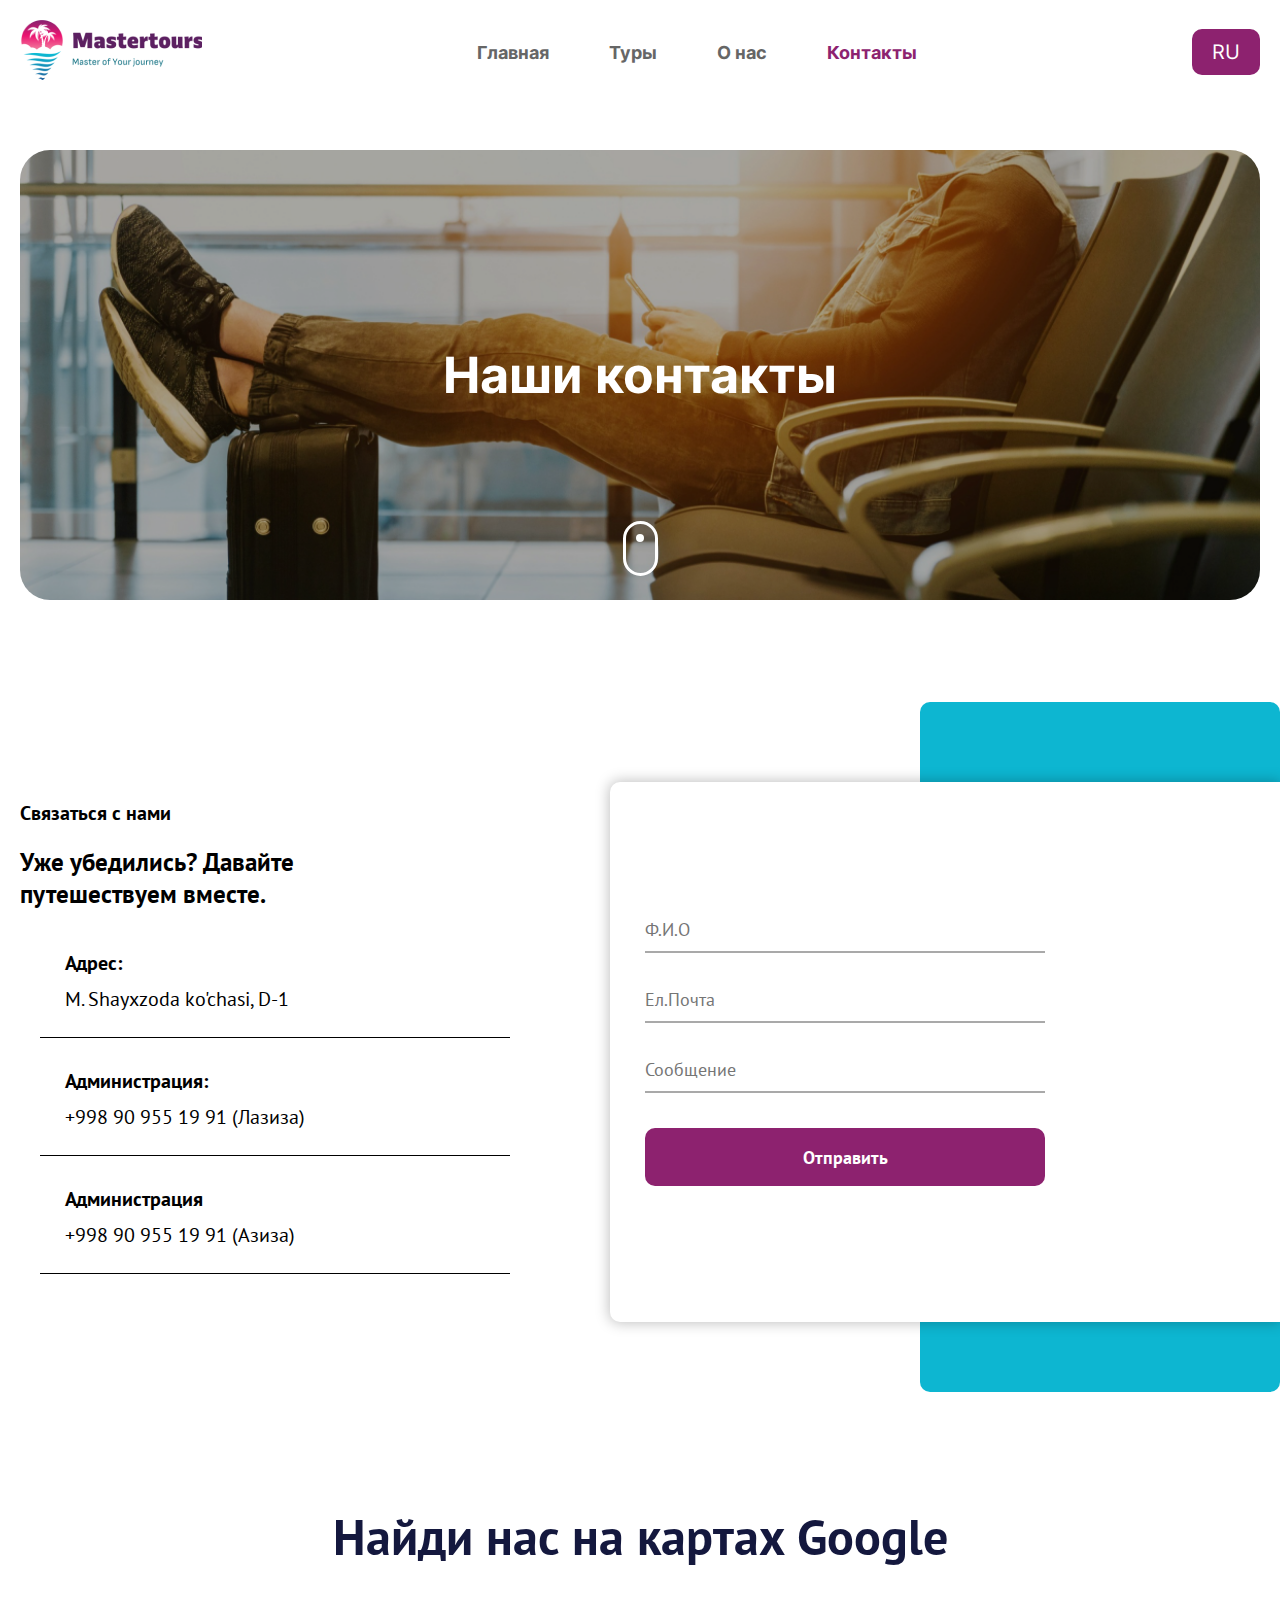
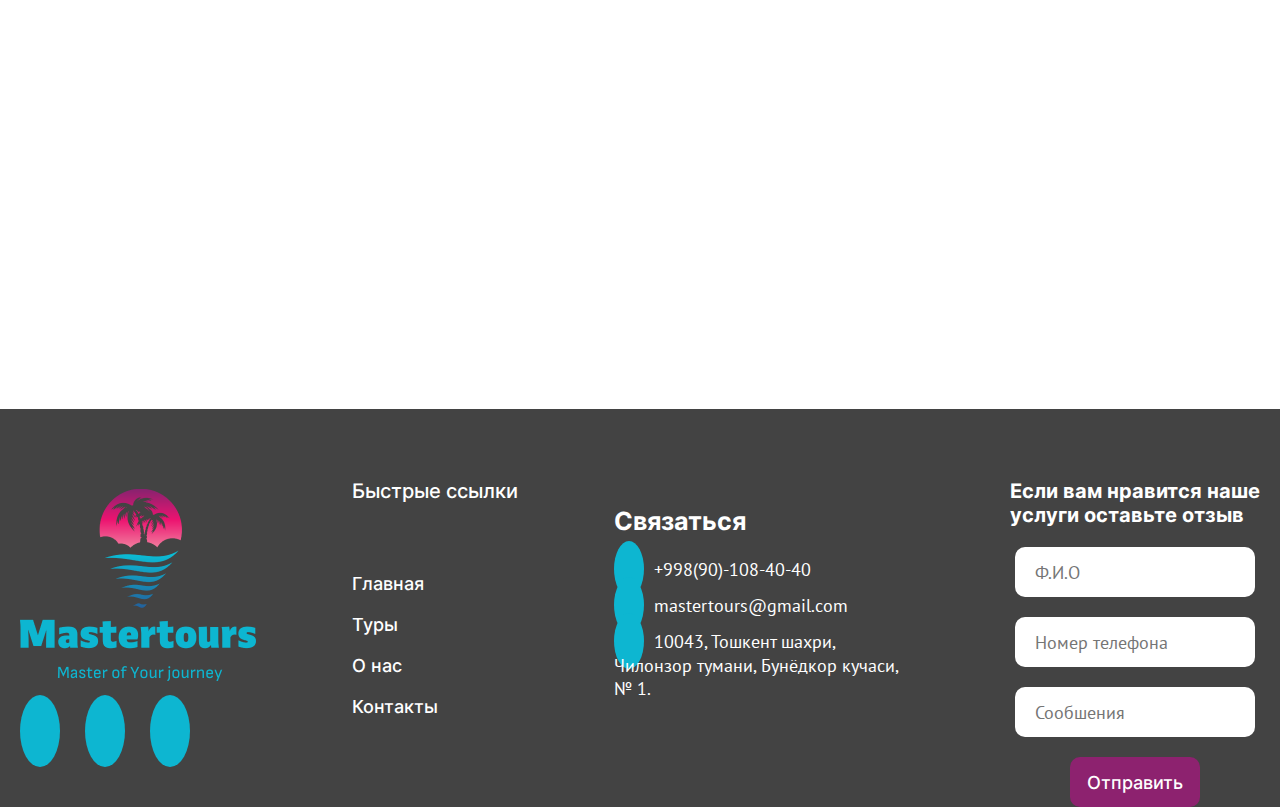
<file: contact.html>
<!DOCTYPE html>
<html lang="en">

<head>
    <meta charset="UTF-8">
    <meta http-equiv="X-UA-Compatible" content="IE=edge">
    <meta name="viewport" content="width=device-width, initial-scale=1.0">
    <title>Travel</title>

    <!-- CUSTOM CSS -->
    <link rel="stylesheet" href="css/style.css">

    <!-- Link Swiper's CSS -->
    <link rel="stylesheet" href="https://cdn.jsdelivr.net/npm/swiper@11/swiper-bundle.min.css" />
</head>

<body>

    <!-- HEADER STARTS -->
    <header>
        <!-- NAV STARTS -->
        <nav>
            <div class="container">
                <div class="nav__content">

                    <a href="index.html">
                        <img src="img/travel__logo.png" alt="">
                    </a>

                    <ul class="nav__list">
                        <li><a href="index.html">Главная</a></li>
                        <li><a href="tours.html">Туры</a></li>
                        <li><a href="about.html">О нас</a></li>
                        <li><a href="contact.html" class="active">Контакты</a></li>
                    </ul>

                    <div class="nav__info">

                        <div class="dropdown">
                            <button onclick="toggleDropdown()" class="dropbtn" id="selectedOption">RU <i
                                    class="fa-solid fa-caret-down"></i></button>
                            <div id="myDropdown" class="dropdown-content">
                                <a href="#" onclick="selectOption(this)">RU <i class="fa-solid fa-caret-down"></i></a>
                                <a href="#" onclick="selectOption(this)">UZ <i class="fa-solid fa-caret-down"></i></a>
                            </div>
                        </div>

                        <div class="burger">
                            <span class="bar"></span>
                            <span class="bar"></span>
                            <span class="bar"></span>
                        </div>
                    </div>

                </div>
            </div>
        </nav>
        <!-- NAV END -->
    </header>
    <!-- HEADER END -->

    <!-- MAIN STARTS -->
    <main>

        <!-- TOURS HEAD STARTS -->
        <section class="contact__head-info">
            <div class="container">
                <div class="contact__head-info-content">
                    <h5>Наши контакты</h5>

                    <span class="scroll-btn">
                        <a href="#all-tours">
                            <span class="mouse">
                                <span>
                                </span>
                            </span>
                        </a>
                    </span>
                </div>
            </div>
        </section>

        <!-- CONTACT STARTS -->
        <section class="contact">
            <div class="container">
                <div class="contact__content">
                    <div class="contact__info">
                        <h4>Связаться с нами</h4>
    
                        <h2>
                            Уже убедились? Давайте путешествуем
                            вместе.
                        </h2>
    
                        <div class="contact__block">
                            <i class="fa-solid fa-location-dot"></i>
    
                            <div class="contact__box">
                                <h4>Адрес:</h4>
    
                                <a href="#">M. Shayxzoda ko'chasi, D-1</a>
                            </div>
                        </div>
    
                        <div class="contact__block">
                            <i class="fa-solid fa-user"></i>
    
                            <div class="contact__box">
                                <h4>Администрация:</h4>
    
                                <a href="#">+998 90 955 19 91 (Лазиза)</a>
                            </div>
                        </div>
    
                        <div class="contact__block">
                            <i class="fa-solid fa-user"></i>
    
                            <div class="contact__box">
                                <h4>Администрация</h4>
    
                                <a href="#">+998 90 955 19 91 (Азиза)</a>
                            </div>
                        </div>
                        

                        
                    </div>

                    <div class="contact__registrate">
                        <form>
                            <input type="text" placeholder="Ф.И.О" required>
                            <input type="text" placeholder="Ел.Почта" required>
                            <input type="text" placeholder="Сообщение">

                            <button>Отправить</button>
                        </form>

                        <div class="contact__registrate-bg">
                            <a href="#"><i class="fa-brands fa-instagram"></i></a>
                            <a href="#"><i class="fa-brands fa-telegram"></i></a>
                            <a href="#"><i class="fa-brands fa-youtube"></i></a>
                        </div>
                    </div>
                </div>
            </div>
        </section>
        <!-- CONTACT END -->
        

        <!-- FOUND STARTS -->
        <section class="found">
            <div class="container">
                <div class="found__content">
                    <h2>Найди нас на картах Google</h2>

                <iframe src="https://www.google.com/maps/embed?pb=!1m18!1m12!1m3!1d3005.908063081153!2d69.0553075!3d41.1146989!2m3!1f0!2f0!3f0!3m2!1i1024!2i768!4f13.1!3m3!1m2!1s0x38ae7b816d3f999b%3A0x2a7955e62e0d4137!2sZAFFA%20ACADEMY!5e0!3m2!1sru!2s!4v1709792600367!5m2!1sru!2s"  style="border:0;" allowfullscreen="" loading="lazy" referrerpolicy="no-referrer-when-downgrade"></iframe>
                </div>
            </div>
        </section>
        <!-- FOUND END -->
    </main>
    <!-- MAIN END -->

    <!-- FOOTER STARTS -->
    <footer>
        <div class="container">
            <div class="footer__content">
                <div class="footer__info">
                    <a href="index.html"><img class="footer__logo" src="img/footer__logo.png" alt=""></a>

                    <div class="footer__info-icons">
                        <a href="#">
                            <i class="fa-brands fa-telegram"></i>
                        </a>
                        <a href="#">
                            <i class="fa-brands fa-youtube"></i>
                        </a>
                        <a href="#">
                            <i class="fa-brands fa-instagram"></i>
                        </a>
                    </div>
                </div>

                <div class="footer__link">

                    <h3>
                        Быстрые ссылки
                    </h3>

                    <ul class="footer__list">
                        <li><a href="index.html">Главная</a></li>
                        <li><a href="tours.html">Туры</a></li>
                        <li><a href="about.html">О нас</a></li>
                        <li><a href="contact.html">Контакты</a></li>
                    </ul>
                </div>

                <div class="footer__contact">
                    <h3>Связаться</h3>

                    <a href="#">
                        <li><i class="fa-solid fa-phone"></i> +998(90)-108-40-40</li>
                    </a>

                    <a href="#">
                        <li><i class="fa-solid fa-envelope"></i> mastertours@gmail.com</li>
                    </a>

                    <a href="#">
                        <li><i class="fa-solid fa-location-dot"></i> 10043, Тошкент шахри, Чилонзор тумани, Бунёдкор
                            кучаси, № 1.</li>
                    </a>
                </div>

                <div class="footer__review">
                    <form>
                        <h3>
                            Если вам нравится наше
                            услуги оставьте отзыв
                        </h3>

                        <input type="text" placeholder="Ф.И.О" required>
                        <input type="text" placeholder="Номер телефона" required>
                        <input type="text" placeholder="Сообшения">

                        <a href="#">
                            <button>Отправить</button>
                        </a>
                    </form>
                </div>
            </div>
        </div>
    </footer>
    <!-- FOOTER END -->




    <!-- MAIN CUSTOM JS -->
    <script src="js/main.js"></script>

    <!-- Swiper JS -->
    <script src="https://cdn.jsdelivr.net/npm/swiper@11/swiper-bundle.min.js"></script>
    <script src="js/swiper/swiper.js"></script>

    <!-- FONT AWESOME -->
    <script src="libs/FontAwesome.js"></script>


</body>

</html>
</file>
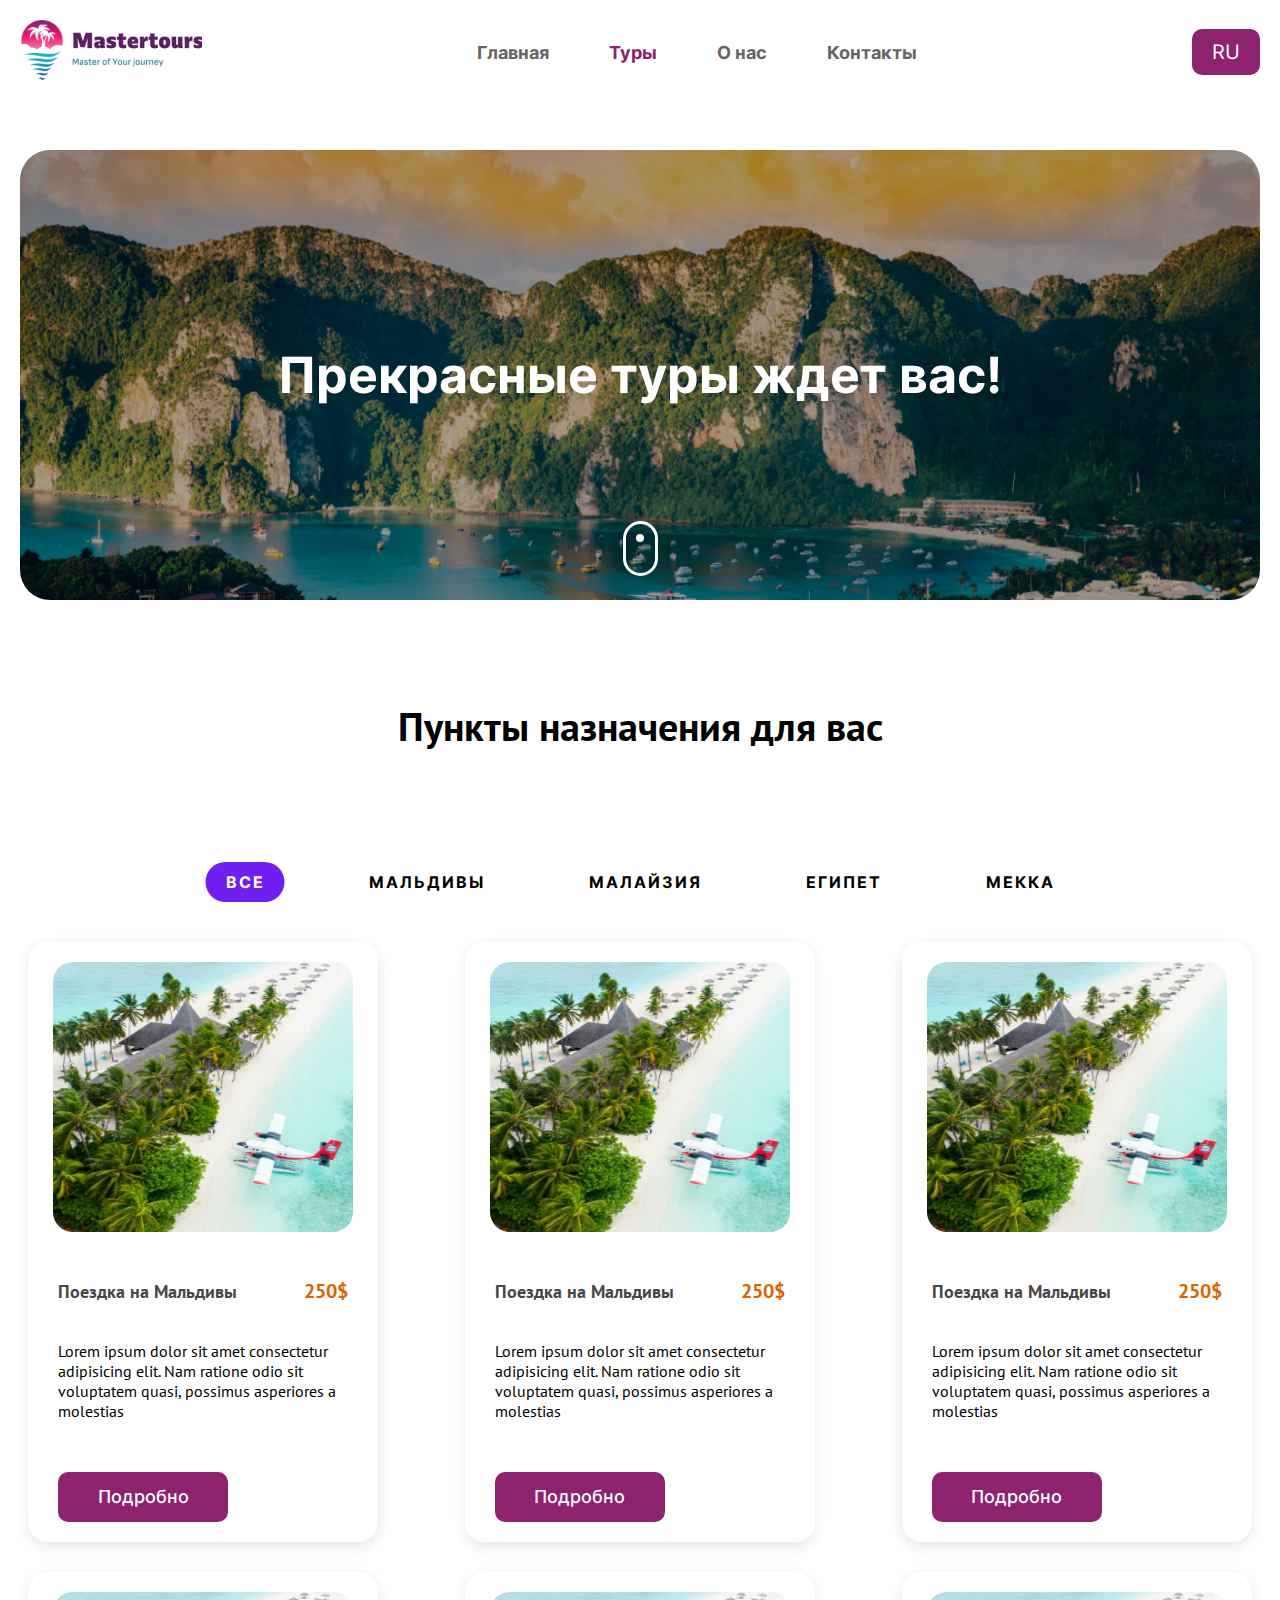
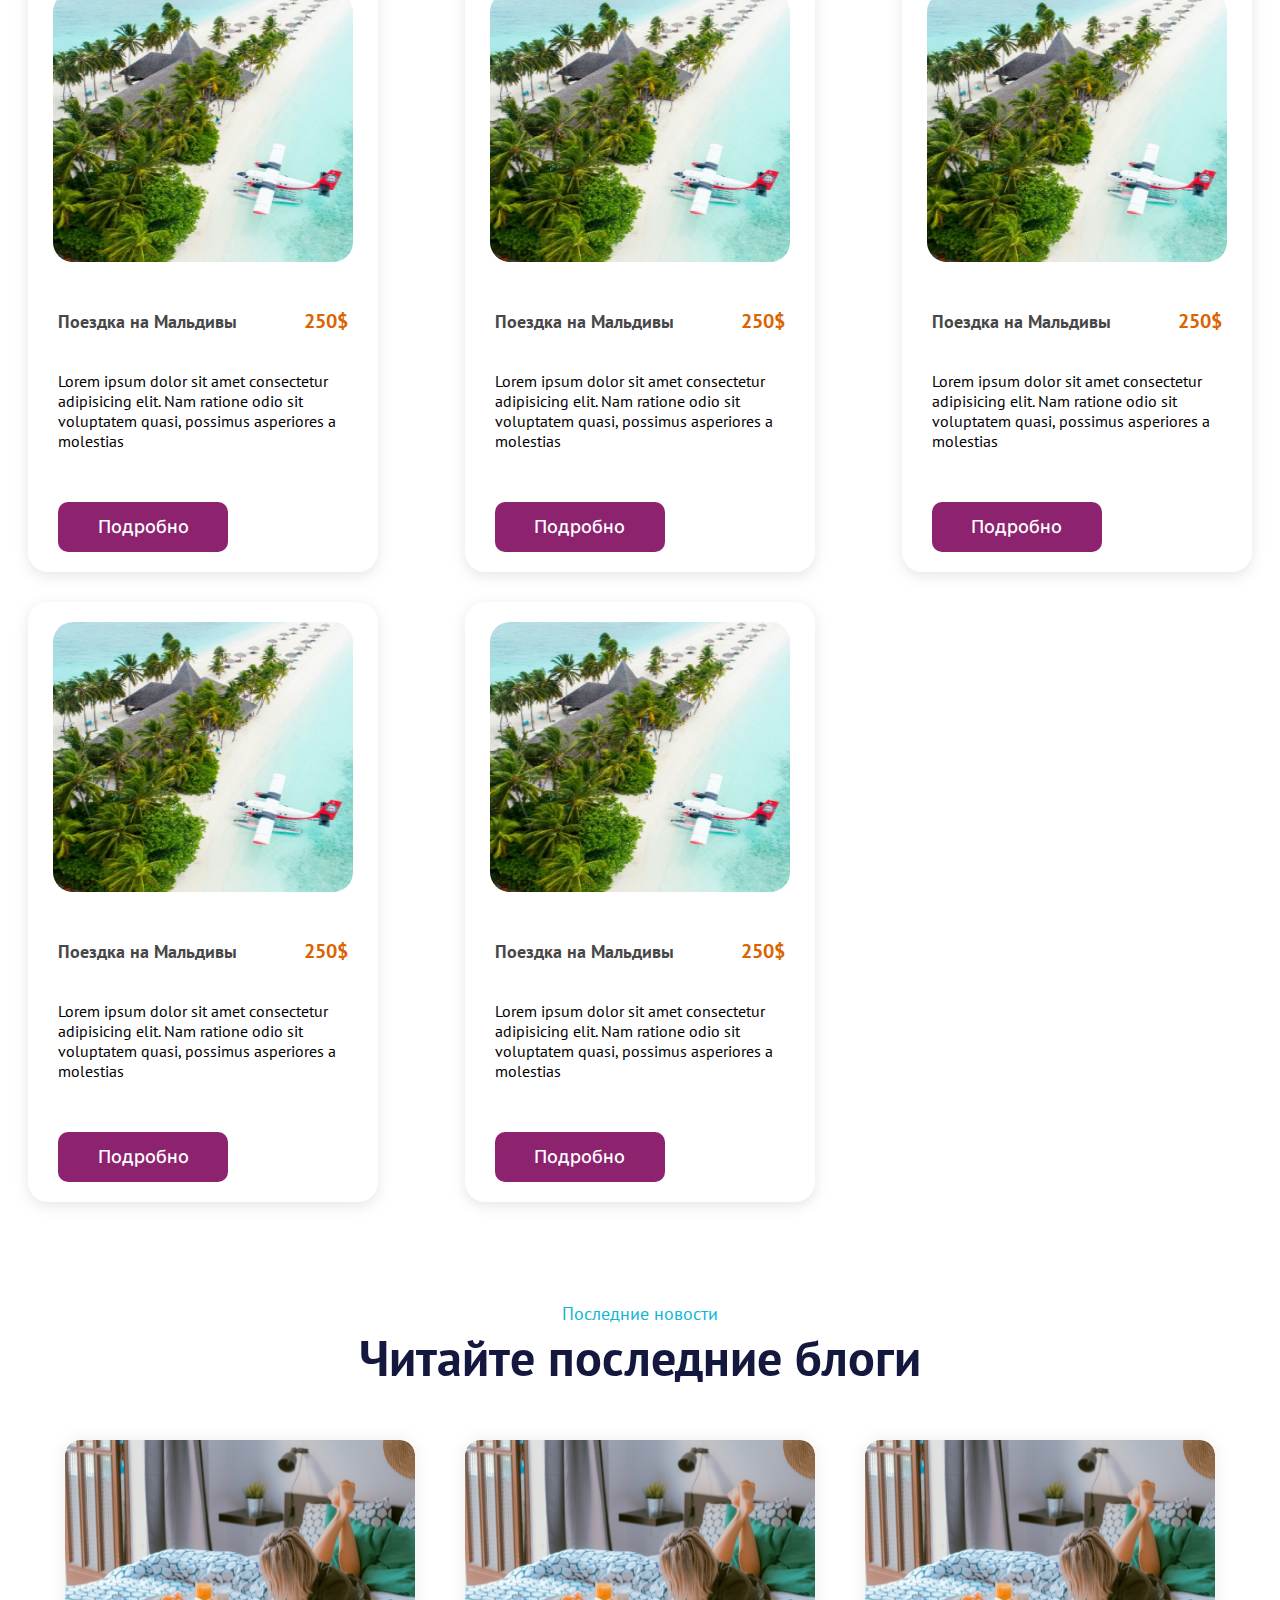
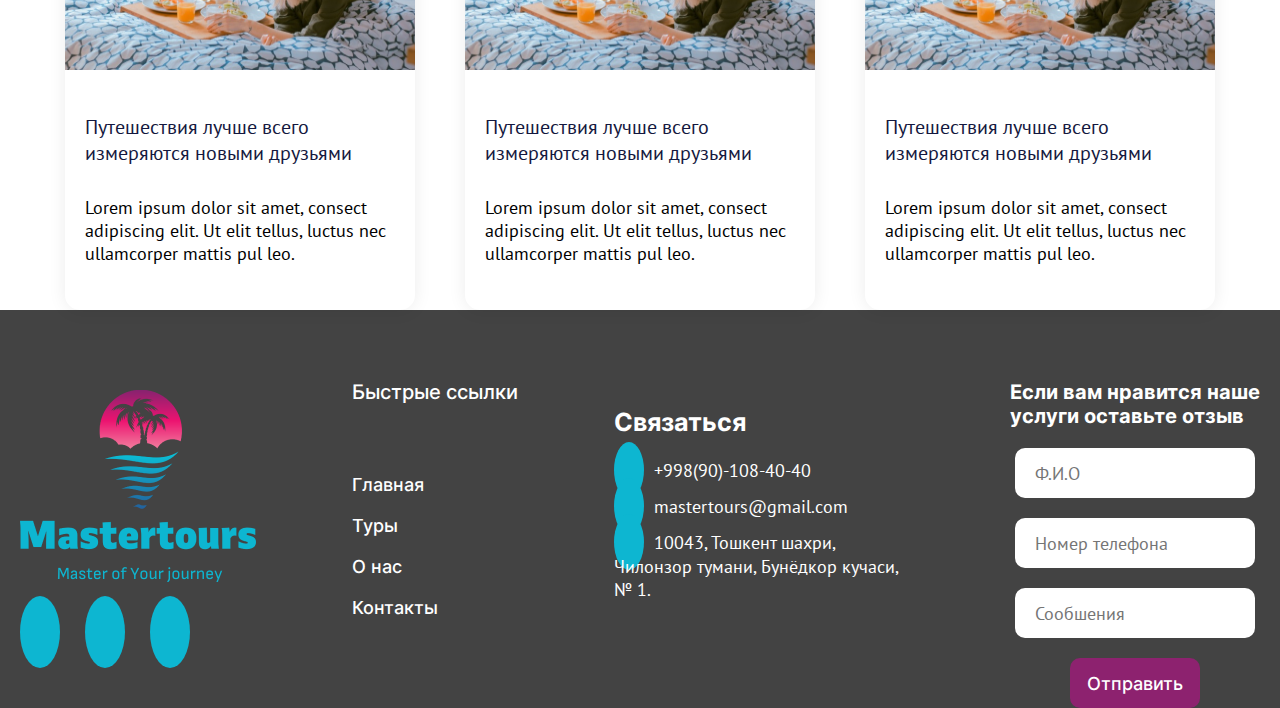
<file: tours.html>
<!DOCTYPE html>
<html lang="en">

<head>
    <meta charset="UTF-8">
    <meta http-equiv="X-UA-Compatible" content="IE=edge">
    <meta name="viewport" content="width=device-width, initial-scale=1.0">
    <title>Travel</title>

    <!-- CUSTOM CSS -->
    <link rel="stylesheet" href="css/style.css">

    <!-- Link Swiper's CSS -->
    <link rel="stylesheet" href="https://cdn.jsdelivr.net/npm/swiper@11/swiper-bundle.min.css" />
</head>

<body>

    <!-- HEADER STARTS -->
    <header>
        <!-- NAV STARTS -->
        <nav>
            <div class="container">
                <div class="nav__content">

                    <a href="index.html">
                        <img src="img/travel__logo.png" alt="">
                    </a>

                    <ul class="nav__list">
                        <li><a href="index.html">Главная</a></li>
                        <li><a href="tours.html" class="active">Туры</a></li>
                        <li><a href="about.html">О нас</a></li>
                        <li><a href="contact.html">Контакты</a></li>
                    </ul>

                    <div class="nav__info">

                        <div class="dropdown">
                            <button onclick="toggleDropdown()" class="dropbtn" id="selectedOption">RU <i
                                    class="fa-solid fa-caret-down"></i></button>
                            <div id="myDropdown" class="dropdown-content">
                                <a href="#" onclick="selectOption(this)">RU <i class="fa-solid fa-caret-down"></i></a>
                                <a href="#" onclick="selectOption(this)">UZ <i class="fa-solid fa-caret-down"></i></a>
                            </div>
                        </div>

                        <div class="burger">
                            <span class="bar"></span>
                            <span class="bar"></span>
                            <span class="bar"></span>
                        </div>
                    </div>


                </div>
            </div>
        </nav>
        <!-- NAV END -->
    </header>
    <!-- HEADER END -->

    <!-- MAIN STARTS -->
    <main>
        <!-- TOURS HEAD STARTS -->
        <section class="tours__head">
            <div class="container">
                <div class="tours__head-content">
                    <h5>Прекрасные туры ждет вас!</h5>

                    <span class="scroll-btn">
                        <a href="#all-tours">
                            <span class="mouse">
                                <span>
                                </span>
                            </span>
                        </a>
                    </span>
                </div>
            </div>
        </section>

        <section class="tours__all" id="all-tours">
            <div class="container">
                <h5>Пункты назначения для вас</h5>

                <div class="filter-btns">
                    <button type="button" class="filter-btn" id="all">Все</button>
                    <button type="button" class="filter-btn" id="maldiv">Мальдивы</button>
                    <button type="button" class="filter-btn" id="malaysia">Малайзия</button>
                    <button type="button" class="filter-btn" id="egypt">Египет</button>
                    <button type="button" class="filter-btn" id="mekka">Мекка</button>
                </div>

                <div class="tours__all-content">

                    <!-- TOUR 1 -->
                    <div class="filter-item all maldiv">
                        <div class="tour__block">

                            <div class="tour__img">
                                <img src="img/tour__img.png" alt="">
                            </div>

                            <div class="tour__info">
                                <h4>Поездка на Мальдивы</h4>

                                <h3>250$</h3>
                            </div>

                            <p>Lorem ipsum dolor sit amet consectetur adipisicing elit. Nam ratione odio sit voluptatem
                                quasi, possimus asperiores a molestias </p>

                            <a href="book.html">
                                <button>Подробно</button>
                            </a>
                        </div>
                    </div>

                    <!-- TOUR 2 -->
                    <div class="filter-item all maldiv">
                        <div class="tour__block">

                            <div class="tour__img">
                                <img src="img/tour__img.png" alt="">
                            </div>

                            <div class="tour__info">
                                <h4>Поездка на Мальдивы</h4>

                                <h3>250$</h3>
                            </div>

                            <p>Lorem ipsum dolor sit amet consectetur adipisicing elit. Nam ratione odio sit voluptatem
                                quasi, possimus asperiores a molestias </p>

                            <a href="book.html">
                                <button>Подробно</button>
                            </a>
                        </div>
                    </div>

                    <!-- TOUR 3 -->
                    <div class="filter-item all malaysia">
                        <div class="tour__block">

                            <div class="tour__img">
                                <img src="img/tour__img.png" alt="">
                            </div>

                            <div class="tour__info">
                                <h4>Поездка на Мальдивы</h4>

                                <h3>250$</h3>
                            </div>

                            <p>Lorem ipsum dolor sit amet consectetur adipisicing elit. Nam ratione odio sit voluptatem
                                quasi, possimus asperiores a molestias </p>

                            <a href="book.html">
                                <button>Подробно</button>
                            </a>
                        </div>
                    </div>

                    <!-- TOUR 4 -->
                    <div class="filter-item all egypt">
                        <div class="tour__block">

                            <div class="tour__img">
                                <img src="img/tour__img.png" alt="">
                            </div>

                            <div class="tour__info">
                                <h4>Поездка на Мальдивы</h4>

                                <h3>250$</h3>
                            </div>

                            <p>Lorem ipsum dolor sit amet consectetur adipisicing elit. Nam ratione odio sit voluptatem
                                quasi, possimus asperiores a molestias </p>

                            <a href="book.html">
                                <button>Подробно</button>
                            </a>
                        </div>
                    </div>

                    <!-- TOUR 5 -->
                    <div class="filter-item all mekka">
                        <div class="tour__block">

                            <div class="tour__img">
                                <img src="img/tour__img.png" alt="">
                            </div>

                            <div class="tour__info">
                                <h4>Поездка на Мальдивы</h4>

                                <h3>250$</h3>
                            </div>

                            <p>Lorem ipsum dolor sit amet consectetur adipisicing elit. Nam ratione odio sit voluptatem
                                quasi, possimus asperiores a molestias </p>

                            <a href="book.html">
                                <button>Подробно</button>
                            </a>
                        </div>
                    </div>

                    <!-- TOUR 6 -->
                    <div class="filter-item all maldiv">
                        <div class="tour__block">

                            <div class="tour__img">
                                <img src="img/tour__img.png" alt="">
                            </div>

                            <div class="tour__info">
                                <h4>Поездка на Мальдивы</h4>

                                <h3>250$</h3>
                            </div>

                            <p>Lorem ipsum dolor sit amet consectetur adipisicing elit. Nam ratione odio sit voluptatem
                                quasi, possimus asperiores a molestias </p>

                            <a href="book.html">
                                <button>Подробно</button>
                            </a>
                        </div>
                    </div>

                    <!-- TOUR 7 -->
                    <div class="filter-item all egypt">
                        <div class="tour__block">

                            <div class="tour__img">
                                <img src="img/tour__img.png" alt="">
                            </div>

                            <div class="tour__info">
                                <h4>Поездка на Мальдивы</h4>

                                <h3>250$</h3>
                            </div>

                            <p>Lorem ipsum dolor sit amet consectetur adipisicing elit. Nam ratione odio sit voluptatem
                                quasi, possimus asperiores a molestias </p>

                            <a href="book.html">
                                <button>Подробно</button>
                            </a>
                        </div>
                    </div>

                    <!-- TOUR 8 -->
                    <div class="filter-item all maldiv">
                        <div class="tour__block">

                            <div class="tour__img">
                                <img src="img/tour__img.png" alt="">
                            </div>

                            <div class="tour__info">
                                <h4>Поездка на Мальдивы</h4>

                                <h3>250$</h3>
                            </div>

                            <p>Lorem ipsum dolor sit amet consectetur adipisicing elit. Nam ratione odio sit voluptatem
                                quasi, possimus asperiores a molestias </p>

                            <a href="book.html">
                                <button>Подробно</button>
                            </a>
                        </div>
                    </div>
                </div>

            </div>
        </section>
        <!-- TOURS HEAD END-->

        <!-- BLOG STARTS -->
        <section class="blog">
            <div class="container">
                <h5>Последние новости</h5>

                <h2>
                    Читайте последние блоги
                </h2>

                <div class="blog__content">
                    <div class="blog__block">
                        <img class="blog__img" src="img/blog__img.png" alt="">

                        <div class="blog__info">
                            <h3>
                                Путешествия лучше всего
                                измеряются новыми друзьями
                            </h3>

                            <p>
                                Lorem ipsum dolor sit amet, consect adipiscing elit. Ut elit tellus, luctus nec
                                ullamcorper mattis pul leo.
                            </p>
                        </div>
                    </div>

                    <div class="blog__block">
                        <img class="blog__img" src="img/blog__img.png" alt="">

                        <div class="blog__info">
                            <h3>
                                Путешествия лучше всего
                                измеряются новыми друзьями
                            </h3>

                            <p>
                                Lorem ipsum dolor sit amet, consect adipiscing elit. Ut elit tellus, luctus nec
                                ullamcorper mattis pul leo.
                            </p>
                        </div>
                    </div>

                    <div class="blog__block">
                        <img class="blog__img" src="img/blog__img.png" alt="">

                        <div class="blog__info">
                            <h3>
                                Путешествия лучше всего
                                измеряются новыми друзьями
                            </h3>

                            <p>
                                Lorem ipsum dolor sit amet, consect adipiscing elit. Ut elit tellus, luctus nec
                                ullamcorper mattis pul leo.
                            </p>
                        </div>
                    </div>
                </div>
            </div>
        </section>
        <!-- BLOG END -->

    </main>
    <!-- MAIN END -->

    <!-- FOOTER STARTS -->
    <footer>
        <div class="container">
            <div class="footer__content">
                <div class="footer__info">
                    <a href="index.html"><img class="footer__logo" src="img/footer__logo.png" alt=""></a>

                    <div class="footer__info-icons">
                        <a href="#">
                            <i class="fa-brands fa-telegram"></i>
                        </a>
                        <a href="#">
                            <i class="fa-brands fa-youtube"></i>
                        </a>
                        <a href="#">
                            <i class="fa-brands fa-instagram"></i>
                        </a>
                    </div>
                </div>

                <div class="footer__link">

                    <h3>
                        Быстрые ссылки
                    </h3>

                    <ul class="footer__list">
                        <li><a href="index.html">Главная</a></li>
                        <li><a href="tours.html">Туры</a></li>
                        <li><a href="about.html">О нас</a></li>
                        <li><a href="contact.html">Контакты</a></li>
                    </ul>
                </div>

                <div class="footer__contact">
                    <h3>Связаться</h3>

                    <a href="#">
                        <li><i class="fa-solid fa-phone"></i> +998(90)-108-40-40</li>
                    </a>

                    <a href="#">
                        <li><i class="fa-solid fa-envelope"></i> mastertours@gmail.com</li>
                    </a>

                    <a href="#">
                        <li><i class="fa-solid fa-location-dot"></i> 10043, Тошкент шахри, Чилонзор тумани, Бунёдкор
                            кучаси, № 1.</li>
                    </a>
                </div>

                <div class="footer__review">
                    <form>
                        <h3>
                            Если вам нравится наше
                            услуги оставьте отзыв
                        </h3>

                        <input type="text" placeholder="Ф.И.О" required>
                        <input type="text" placeholder="Номер телефона" required>
                        <input type="text" placeholder="Сообшения">

                        <a href="#">
                            <button>Отправить</button>
                        </a>
                    </form>
                </div>
            </div>
        </div>
    </footer>
    <!-- FOOTER END -->




    <!-- MAIN CUSTOM JS -->
    <script src="js/main.js"></script>
    <script src="js/tours/tours.js"></script>

    <!-- Swiper JS -->
    <script src="https://cdn.jsdelivr.net/npm/swiper@11/swiper-bundle.min.js"></script>
    <script src="js/swiper/swiper.js"></script>

    <!-- FONT AWESOME -->
    <script src="libs/FontAwesome.js"></script>


</body>

</html>
</file>
<file: css/style.css>
@import url(fonts.css);
* {
  margin: 0;
  padding: 0;
  box-sizing: border-box;
  scroll-behavior: smooth;
  font-family: pt;
}

.container {
  max-width: 1400px;
  margin-left: auto;
  margin-right: auto;
}

::-webkit-scrollbar {
  width: 10px;
}

::-webkit-scrollbar-thumb {
  background: #8D226F;
  width: 15px;
}

::-webkit-scrollbar-track {
  background: rgb(235, 229, 229);
}

header nav {
  position: fixed;
  top: 0;
  left: 0;
  width: 100%;
  z-index: 1000;
  background: white;
  padding: 20px 0;
  transition: 0.2s linear;
}
header nav .nav__content {
  display: flex;
  justify-content: space-between;
  align-items: center;
}
@media (max-width: 1440px) {
  header nav .nav__content {
    margin-left: 20px;
    margin-right: 20px;
  }
}
header nav .nav__content .nav__list {
  display: flex;
  justify-content: center;
  align-items: center;
  gap: 60px;
}
@media (max-width: 877px) {
  header nav .nav__content .nav__list {
    position: fixed;
    right: -100%;
    flex-direction: column;
    background: #8D226F;
    top: 85px;
    text-align: center;
    transition: 0.2s linear;
    padding-top: 50px;
    z-index: 2;
    width: 100%;
    padding-bottom: 50px;
    height: 100%;
  }
  header nav .nav__content .nav__list.active {
    right: 0;
  }
}
header nav .nav__content .nav__list li {
  list-style: none;
}
header nav .nav__content .nav__list li a {
  color: #666666;
  font-family: inter;
  font-size: 18px;
  font-weight: 700;
  text-decoration: none;
  transform: 0.2s linear;
}
@media (max-width: 877px) {
  header nav .nav__content .nav__list li a {
    color: white;
  }
}
header nav .nav__content .nav__list li a:hover {
  color: #8D226F;
}
header nav .nav__content .nav__list li a.active {
  color: #8D226F;
}
@media (max-width: 877px) {
  header nav .nav__content .nav__list li a.active {
    color: white;
  }
}
header nav .nav__content .nav__info {
  display: flex;
  justify-content: center;
  align-items: center;
  gap: 30px;
}
@media (max-width: 400px) {
  header nav .nav__content .nav__info {
    gap: 20px;
  }
}
header nav .nav__content .nav__info .dropdown {
  position: relative;
  display: inline-block;
}
header nav .nav__content .nav__info .dropdown .dropbtn {
  padding: 10px 20px;
  font-size: 20px;
  border: none;
  cursor: pointer;
  background: #8D226F;
  color: white;
  border-radius: 10px;
  font-family: "inter";
  font-weight: 400;
  transition: all 0.2s linear;
}
@media (max-width: 400px) {
  header nav .nav__content .nav__info .dropdown .dropbtn {
    padding: 0;
    background: white;
    color: #8D226F;
    font-size: 18px;
  }
}
header nav .nav__content .nav__info .dropdown .dropdown-content {
  width: 100%;
  display: none;
  position: absolute;
  background-color: #f9f9f9;
  box-shadow: 0 8px 16px rgba(0, 0, 0, 0.2);
  z-index: 1;
  border-radius: 0px 0px 10px 10px;
}
header nav .nav__content .nav__info .dropdown .dropdown-content i {
  display: none;
}
header nav .nav__content .nav__info .dropdown .dropdown-content a {
  text-align: center;
  color: black;
  padding: 12px 21px;
  text-decoration: none;
  display: block;
  font-family: "inter";
  font-weight: 400;
}
header nav .nav__content .nav__info .dropdown .dropdown-content a:hover {
  background-color: #f1f1f1;
}
@media (max-width: 400px) {
  header nav .nav__content .nav__info .dropdown .dropdown-content a {
    padding: 12px 10px;
  }
}
header nav .nav__content .nav__info .burger {
  display: none;
  cursor: pointer;
  border: none;
}
@media (max-width: 877px) {
  header nav .nav__content .nav__info .burger {
    display: block;
  }
}
header nav .nav__content .nav__info .burger .bar {
  display: block;
  width: 25px;
  height: 3px;
  margin: 5px auto;
  transition: all 0.3s ease-in-out;
  background: #8D226F;
}
header nav .nav__content .nav__info .burger.active .bar:nth-child(2) {
  opacity: 0;
}
header nav .nav__content .nav__info .burger.active .bar:nth-child(1) {
  transform: translateY(8px) rotate(45deg);
}
header nav .nav__content .nav__info .burger.active .bar:nth-child(3) {
  transform: translateY(-8px) rotate(-45deg);
}
header nav.sticky {
  box-shadow: 0px 0px 10px black;
  transition: 0.2s linear;
  padding: 10px 0;
}

main .book {
  margin-top: 150px;
  position: relative;
  height: 100%;
}
main .book__content {
  position: relative;
  display: flex;
  justify-content: center;
  align-items: center;
  flex-direction: column;
}
@media (max-width: 1310px) {
  main .book__content {
    margin-left: 10px;
    margin-right: 10px;
  }
}
main .book__content .book__block {
  position: relative;
  width: 1200px;
}
main .book__content .book__block .book__bg {
  width: 1200px;
  height: 480px;
  border-radius: 35px;
}
@media (max-width: 1310px) {
  main .book__content .book__block .book__bg {
    width: 100%;
  }
}
@media (max-width: 780px) {
  main .book__content .book__block .book__bg {
    height: 800px;
  }
}
main .book__content .book__block .book__info {
  position: absolute;
  top: 150px;
  left: 0;
  padding-left: 50px;
}
@media (max-width: 984px) {
  main .book__content .book__block .book__info {
    padding-left: 30px;
    padding-right: 350px;
  }
}
@media (max-width: 780px) {
  main .book__content .book__block .book__info {
    top: 0;
    padding: 30px;
  }
}
main .book__content .book__block .book__info h4 {
  color: white;
  font-family: pt;
  font-size: 18px;
  font-weight: 400;
}
@media (max-width: 1042px) {
  main .book__content .book__block .book__info h4 {
    font-size: 16px;
  }
}
@media (max-width: 780px) {
  main .book__content .book__block .book__info h4 {
    text-align: center;
  }
}
main .book__content .book__block .book__info h2 {
  color: white;
  font-family: pt;
  font-size: 50px;
  font-weight: 700;
  margin-top: 25px;
  margin-bottom: 30px;
}
@media (max-width: 1042px) {
  main .book__content .book__block .book__info h2 {
    font-size: 40px;
  }
}
@media (max-width: 816px) {
  main .book__content .book__block .book__info h2 {
    font-size: 35px;
  }
}
@media (max-width: 780px) {
  main .book__content .book__block .book__info h2 {
    text-align: center;
  }
}
@media (max-width: 513px) {
  main .book__content .book__block .book__info h2 {
    font-size: 35px;
  }
}
main .book__content .book__block .book__info h5 {
  color: white;
  font-family: pt;
  font-size: 20px;
  font-weight: 500;
}
@media (max-width: 1042px) {
  main .book__content .book__block .book__info h5 {
    font-size: 18px;
  }
}
@media (max-width: 780px) {
  main .book__content .book__block .book__info h5 {
    text-align: center;
  }
}
main .book__content .book__registrate {
  position: absolute;
  display: flex;
  justify-content: end;
  align-items: center;
  z-index: 10;
  right: 150px;
}
@media (max-width: 1310px) {
  main .book__content .book__registrate {
    right: 100px;
  }
}
@media (max-width: 1098px) {
  main .book__content .book__registrate {
    right: 50px;
  }
}
@media (max-width: 780px) {
  main .book__content .book__registrate {
    display: flex;
    justify-content: center;
    align-items: center;
    bottom: 0;
    right: 200px;
    left: 200px;
  }
}
@media (max-width: 513px) {
  main .book__content .book__registrate {
    right: 100px;
    left: 100px;
  }
}
main .book__content .book__registrate form {
  display: flex;
  width: 290px;
  height: 400px;
  background: rgba(54, 54, 54, 0.2);
  justify-content: space-evenly;
  align-items: center;
  flex-direction: column;
  -webkit-backdrop-filter: blur(15px);
          backdrop-filter: blur(15px);
  border-radius: 20px;
  padding: 20px;
  margin-bottom: 20px;
  margin-top: 20px;
}
main .book__content .book__registrate form h2 {
  color: white;
  font-family: pt;
  font-weight: 600px;
}
main .book__content .book__registrate form input {
  width: 240px;
  height: 50px;
  background: #FFFFFF;
  border: none;
  border-radius: 10px;
  border: 1px solid #BBBBBB;
  color: black;
  font-size: 16px;
  font-family: pt;
  padding-left: 20px;
  padding-right: 20px;
}
main .book__content .book__registrate form input:focus {
  outline: 1px solid #8D226F;
}
@media (max-width: 477px) {
  main .book__content .book__registrate form input {
    width: 200px;
    font-size: 15px;
  }
}
main .book__content .book__registrate form select {
  width: 240px;
  height: 50px;
  background: #FFFFFF;
  border: none;
  border-radius: 10px;
  border: 1px solid #BBBBBB;
  color: black;
  font-size: 16px;
  font-family: pt;
  padding-left: 20px;
  padding-right: 20px;
}
main .book__content .book__registrate form select:focus {
  outline: 1px solid #8D226F;
}
@media (max-width: 477px) {
  main .book__content .book__registrate form select {
    width: 200px;
    font-size: 15px;
  }
}
main .book__content .book__registrate form button {
  width: 240px;
  height: 50px;
  background: #0DB6D1;
  border-radius: 10px;
  border: none;
  color: white;
  font-size: 16px;
  transition: all 0.2s linear;
}
main .book__content .book__registrate form button:hover {
  color: #0DB6D1;
  border: 2px solid #0DB6D1;
  box-shadow: 0px 0px 10px #0DB6D1;
  background: white;
  cursor: pointer;
}
@media (max-width: 477px) {
  main .book__content .book__registrate form button {
    width: 200px;
  }
}
main .book__content .swiper {
  width: 100%;
  height: 100%;
}
main .book__content .swiper .swiper-button-prev {
  top: 390px;
  left: 150px;
  color: white;
  border: 1px solid white;
  border-radius: 50%;
  padding: 20px;
}
main .book__content .swiper .swiper-button-prev::after {
  font-size: 30px !important;
}
@media (max-width: 780px) {
  main .book__content .swiper .swiper-button-prev {
    left: var(--swiper-navigation-sides-offset, 10px);
    right: auto;
    color: #0DB6D1;
    border: 1px solid #0DB6D1;
  }
}
main .book__content .swiper .swiper-button-next {
  top: 390px;
  left: 200px;
  color: white;
  border: 1px solid white;
  border-radius: 50%;
  padding: 20px;
}
main .book__content .swiper .swiper-button-next::after {
  font-size: 30px !important;
}
@media (max-width: 780px) {
  main .book__content .swiper .swiper-button-next {
    right: var(--swiper-navigation-sides-offset, 10px);
    left: auto;
    color: #0DB6D1;
    border: 1px solid #0DB6D1;
  }
}
main .book__content .swiper .swiper-pagination > .swiper-pagination-bullet {
  background: white;
}
main .book__content .swiper-slide {
  display: flex;
  justify-content: center;
  align-items: center;
}
main .book__content .swiper-slide img {
  display: block;
  -o-object-fit: cover;
     object-fit: cover;
}
main .tours__head-content {
  background-image: url(../img/tours-head-img.png);
  background-repeat: no-repeat;
  background-size: cover;
  background-position: center;
  height: 450px;
  display: flex;
  flex-direction: column;
  justify-content: center;
  align-items: center;
  margin-top: 150px;
  border-radius: 30px;
  position: relative;
  margin-left: 20px;
  margin-right: 20px;
}
main .tours__head-content > h5 {
  color: white;
  font-size: 50px;
  font-family: "inter";
  font-weight: 700;
  text-align: center;
}
@media (max-width: 392px) {
  main .tours__head-content > h5 {
    font-size: 35px;
  }
}
@-webkit-keyframes ani-mouse {
  0% {
    opacity: 1;
    top: 29%;
  }
  15% {
    opacity: 1;
    top: 50%;
  }
  50% {
    opacity: 0;
    top: 50%;
  }
  100% {
    opacity: 0;
    top: 29%;
  }
}
@keyframes ani-mouse {
  0% {
    opacity: 1;
    top: 29%;
  }
  15% {
    opacity: 1;
    top: 50%;
  }
  50% {
    opacity: 0;
    top: 50%;
  }
  100% {
    opacity: 0;
    top: 29%;
  }
}
main .tours__head-content .scroll-btn {
  display: block;
  position: absolute;
  bottom: 0;
}
main .tours__head-content .scroll-btn > * {
  display: inline-block;
  line-height: 18px;
  font-size: 13px;
  font-weight: normal;
  color: #7f8c8d;
  color: #ffffff;
  font-family: "proxima-nova", "Helvetica Neue", Helvetica, Arial, sans-serif;
  letter-spacing: 2px;
}
main .tours__head-content .scroll-btn > *:hover,
main .tours__head-content .scroll-btn > *:focus,
main .tours__head-content .scroll-btn > *.active {
  color: #ffffff;
}
main .tours__head-content .scroll-btn > *:hover,
main .tours__head-content .scroll-btn > *:focus,
main .tours__head-content .scroll-btn > *:active,
main .tours__head-content .scroll-btn > *.active {
  opacity: 0.8;
  filter: alpha(opacity=80);
}
main .tours__head-content .scroll-btn .mouse {
  position: relative;
  display: block;
  width: 35px;
  height: 55px;
  margin: 0 auto 20px;
  box-sizing: border-box;
  border: 3px solid white;
  border-radius: 23px;
}
main .tours__head-content .scroll-btn .mouse > * {
  position: absolute;
  display: block;
  top: 29%;
  left: 50%;
  width: 8px;
  height: 8px;
  margin: -4px 0 0 -4px;
  background: white;
  border-radius: 50%;
  -webkit-animation: ani-mouse 2.5s linear infinite;
  animation: ani-mouse 2.5s linear infinite;
}
main .about__head-info-content {
  background-image: url(../img/toursAll__bg2.png);
  background-repeat: no-repeat;
  background-size: cover;
  background-position: center;
  height: 450px;
  display: flex;
  flex-direction: column;
  justify-content: center;
  align-items: center;
  margin-top: 150px;
  border-radius: 30px;
  position: relative;
  margin-left: 20px;
  margin-right: 20px;
}
main .about__head-info-content > h5 {
  color: white;
  font-size: 50px;
  font-family: "inter";
  font-weight: 700;
  text-align: center;
}
@media (max-width: 392px) {
  main .about__head-info-content > h5 {
    font-size: 35px;
  }
}
@-webkit-keyframes ani-mouse {
  0% {
    opacity: 1;
    top: 29%;
  }
  15% {
    opacity: 1;
    top: 50%;
  }
  50% {
    opacity: 0;
    top: 50%;
  }
  100% {
    opacity: 0;
    top: 29%;
  }
}
@keyframes ani-mouse {
  0% {
    opacity: 1;
    top: 29%;
  }
  15% {
    opacity: 1;
    top: 50%;
  }
  50% {
    opacity: 0;
    top: 50%;
  }
  100% {
    opacity: 0;
    top: 29%;
  }
}
main .about__head-info-content .scroll-btn {
  display: block;
  position: absolute;
  bottom: 0;
}
main .about__head-info-content .scroll-btn > * {
  display: inline-block;
  line-height: 18px;
  font-size: 13px;
  font-weight: normal;
  color: #7f8c8d;
  color: #ffffff;
  font-family: "proxima-nova", "Helvetica Neue", Helvetica, Arial, sans-serif;
  letter-spacing: 2px;
}
main .about__head-info-content .scroll-btn > *:hover,
main .about__head-info-content .scroll-btn > *:focus,
main .about__head-info-content .scroll-btn > *.active {
  color: #ffffff;
}
main .about__head-info-content .scroll-btn > *:hover,
main .about__head-info-content .scroll-btn > *:focus,
main .about__head-info-content .scroll-btn > *:active,
main .about__head-info-content .scroll-btn > *.active {
  opacity: 0.8;
  filter: alpha(opacity=80);
}
main .about__head-info-content .scroll-btn .mouse {
  position: relative;
  display: block;
  width: 35px;
  height: 55px;
  margin: 0 auto 20px;
  box-sizing: border-box;
  border: 3px solid white;
  border-radius: 23px;
}
main .about__head-info-content .scroll-btn .mouse > * {
  position: absolute;
  display: block;
  top: 29%;
  left: 50%;
  width: 8px;
  height: 8px;
  margin: -4px 0 0 -4px;
  background: white;
  border-radius: 50%;
  -webkit-animation: ani-mouse 2.5s linear infinite;
  animation: ani-mouse 2.5s linear infinite;
}
main .contact__head-info {
  margin-bottom: 100px;
}
main .contact__head-info-content {
  background-image: url(../img/contact__bg2.png);
  background-repeat: no-repeat;
  background-size: cover;
  background-position: center;
  height: 450px;
  display: flex;
  flex-direction: column;
  justify-content: center;
  align-items: center;
  margin-top: 150px;
  border-radius: 30px;
  position: relative;
  margin-left: 20px;
  margin-right: 20px;
}
main .contact__head-info-content > h5 {
  color: white;
  font-size: 50px;
  font-family: "inter";
  font-weight: 700;
  text-align: center;
}
@media (max-width: 392px) {
  main .contact__head-info-content > h5 {
    font-size: 35px;
  }
}
@-webkit-keyframes ani-mouse {
  0% {
    opacity: 1;
    top: 29%;
  }
  15% {
    opacity: 1;
    top: 50%;
  }
  50% {
    opacity: 0;
    top: 50%;
  }
  100% {
    opacity: 0;
    top: 29%;
  }
}
@keyframes ani-mouse {
  0% {
    opacity: 1;
    top: 29%;
  }
  15% {
    opacity: 1;
    top: 50%;
  }
  50% {
    opacity: 0;
    top: 50%;
  }
  100% {
    opacity: 0;
    top: 29%;
  }
}
main .contact__head-info-content .scroll-btn {
  display: block;
  position: absolute;
  bottom: 0;
}
main .contact__head-info-content .scroll-btn > * {
  display: inline-block;
  line-height: 18px;
  font-size: 13px;
  font-weight: normal;
  color: #7f8c8d;
  color: #ffffff;
  font-family: "proxima-nova", "Helvetica Neue", Helvetica, Arial, sans-serif;
  letter-spacing: 2px;
}
main .contact__head-info-content .scroll-btn > *:hover,
main .contact__head-info-content .scroll-btn > *:focus,
main .contact__head-info-content .scroll-btn > *.active {
  color: #ffffff;
}
main .contact__head-info-content .scroll-btn > *:hover,
main .contact__head-info-content .scroll-btn > *:focus,
main .contact__head-info-content .scroll-btn > *:active,
main .contact__head-info-content .scroll-btn > *.active {
  opacity: 0.8;
  filter: alpha(opacity=80);
}
main .contact__head-info-content .scroll-btn .mouse {
  position: relative;
  display: block;
  width: 35px;
  height: 55px;
  margin: 0 auto 20px;
  box-sizing: border-box;
  border: 3px solid white;
  border-radius: 23px;
}
main .contact__head-info-content .scroll-btn .mouse > * {
  position: absolute;
  display: block;
  top: 29%;
  left: 50%;
  width: 8px;
  height: 8px;
  margin: -4px 0 0 -4px;
  background: white;
  border-radius: 50%;
  -webkit-animation: ani-mouse 2.5s linear infinite;
  animation: ani-mouse 2.5s linear infinite;
}
main .tours__all {
  margin-top: 100px;
  /* active button */
}
main .tours__all h5 {
  font-size: 40px;
  font-family: "pt";
  font-weight: 700;
  margin-bottom: 100px;
  margin-left: 20px;
  margin-right: 20px;
  text-align: center;
}
main .tours__all .filter-btns {
  text-align: center;
  margin-bottom: 30px;
}
main .tours__all .filter-btn {
  background: none;
  cursor: pointer;
  border: none;
  font-family: "inter";
  font-weight: 600;
  text-transform: uppercase;
  display: inline-block;
  margin: 10px 30px;
  font-size: 16px;
  color: black;
  letter-spacing: 2px;
  position: relative;
  transition: all 0.2s ease-in-out;
  z-index: 1;
  padding: 10px 20px;
  text-align: center;
}
main .tours__all .filter-btn::after {
  content: "";
  position: absolute;
  left: 50%;
  top: 0;
  border-radius: 20px;
  transform: translateX(-50%);
  height: 100%;
  width: 0;
  background-color: #711FF0;
  transition: all 0.2s ease-in-out;
  z-index: -1;
}
main .tours__all .filter-btn:hover {
  color: white;
}
main .tours__all .filter-btn:hover::after {
  width: 100%;
}
main .tours__all .active-btn {
  color: white;
}
main .tours__all .active-btn::after {
  width: 100%;
}
main .tours__all-content {
  display: grid;
  grid-template-columns: repeat(auto-fit, minmax(325px, 1fr));
  place-items: center;
  gap: 30px;
}
main .tours__all-content .tour__block {
  width: 350px;
  height: 600px;
  border-radius: 20px;
  box-shadow: 0px 3.2083332539px 12.8333330154px 0px rgba(158, 158, 158, 0.2509803922);
  padding: 20px;
  display: flex;
  flex-direction: column;
  justify-content: space-between;
}
main .tours__all-content .tour__block .tour__img {
  display: flex;
  justify-content: center;
  align-items: center;
}
main .tours__all-content .tour__block .tour__img img {
  width: 300px;
  height: 270px;
  border-radius: 20px;
}
main .tours__all-content .tour__block .tour__info {
  display: flex;
  justify-content: space-between;
  align-items: center;
  padding: 0 10px;
  margin-top: 20px;
  margin-bottom: 10px;
}
main .tours__all-content .tour__block .tour__info h4 {
  color: #474747;
  font-family: pt;
  font-size: 18px;
  font-weight: 700;
}
main .tours__all-content .tour__block .tour__info h3 {
  color: #DB6300;
  font-family: pt;
  font-size: 20px;
  font-weight: 700;
}
main .tours__all-content .tour__block p {
  text-align: start;
  padding: 0 10px;
}
main .tours__all-content .tour__block button {
  width: 170px;
  height: 50px;
  color: white;
  background: #8D226F;
  border: none;
  border-radius: 10px;
  font-family: inter;
  font-size: 18px;
  font-weight: 500;
  transition: all 0.2s linear;
  margin-left: 10px;
  margin-right: 10px;
  margin-top: 25px;
}
main .tours__all-content .tour__block button:hover {
  color: #8D226F;
  border: 2px solid #8D226F;
  background: white;
  box-shadow: 0px 0px 10px #8D226F;
  cursor: pointer;
}
main .tour {
  position: relative;
  height: 100%;
  margin-top: 100px;
}
main .tour h5 {
  color: #474747;
  font-family: pt;
  font-size: 18px;
  font-weight: 400;
  text-align: center;
}
main .tour h2 {
  color: #474747;
  font-family: pt;
  font-size: 50px;
  font-weight: 700;
  text-align: center;
  margin-top: 15px;
}
main .tour p {
  color: #474747;
  font-family: pt;
  font-size: 20px;
  font-weight: 500px;
  text-align: center;
  margin-top: 20px;
}
@media (max-width: 1414px) {
  main .tour__content {
    margin-left: 20px;
    margin-right: 20px;
  }
}
main .tour__content .tour__block {
  width: 300px;
  height: 510px;
  border-radius: 20px;
}
@media (max-width: 404px) {
  main .tour__content .tour__block {
    width: 270px;
  }
}
main .tour__content .tour__block .tour__img {
  width: 300px;
  height: 270px;
  border-radius: 20px;
}
@media (max-width: 404px) {
  main .tour__content .tour__block .tour__img {
    width: 270px;
  }
}
main .tour__content .tour__block .tour__info {
  display: flex;
  justify-content: space-between;
  align-items: center;
  padding: 0 10px;
  margin-top: 20px;
}
main .tour__content .tour__block .tour__info h4 {
  color: #474747;
  font-family: pt;
  font-size: 18px;
  font-weight: 700;
}
main .tour__content .tour__block .tour__info h3 {
  color: #DB6300;
  font-family: pt;
  font-size: 20px;
  font-weight: 700;
}
main .tour__content .tour__block p {
  text-align: start;
  padding: 0 10px;
}
main .tour__content .tour__block button {
  width: 170px;
  height: 50px;
  color: white;
  background: #8D226F;
  border: none;
  border-radius: 10px;
  font-family: inter;
  font-size: 18px;
  font-weight: 500;
  transition: all 0.2s linear;
  margin-left: 10px;
  margin-right: 10px;
  margin-top: 25px;
}
main .tour__content .tour__block button:hover {
  color: #8D226F;
  border: 2px solid #8D226F;
  background: white;
  box-shadow: 0px 0px 10px #8D226F;
  cursor: pointer;
}
main .tour__content .swiper {
  width: 100%;
  height: 700px;
}
main .tour__content .swiper .swiper-slide {
  display: flex;
  justify-content: center;
  align-items: center;
}
main .tour__content .swiper .swiper-slide img {
  display: block;
  -o-object-fit: cover;
     object-fit: cover;
}
main .tour__content .swiper .swiper-button-prev:after {
  color: white;
  padding: 15px;
  font-size: 20px;
  background: #0DB6D1;
  border-radius: 10px;
}
@media (max-width: 458px) {
  main .tour__content .swiper .swiper-button-prev:after {
    margin-top: 570px;
  }
}
main .tour__content .swiper .swiper-button-next:after {
  color: white;
  padding: 15px;
  font-size: 20px;
  background: #0DB6D1;
  border-radius: 10px;
}
@media (max-width: 458px) {
  main .tour__content .swiper .swiper-button-next:after {
    margin-top: 570px;
  }
}
main .tour__content .swiper .swiper-pagination-bullet {
  width: 15px;
  height: 15px;
  background: #0DB6D1;
}
main .tour .tour__btn {
  display: flex;
  justify-content: center;
  align-items: center;
  text-decoration: none;
}
main .tour .tour__btn button {
  width: 150px;
  height: 50px;
  color: white;
  background: #8D226F;
  font-family: inter;
  font-size: 18px;
  font-weight: 700;
  border: none;
  border-radius: 10px;
  transition: all 0.2s linear;
  margin-top: 50px;
}
main .tour .tour__btn button:hover {
  background: white;
  color: #8D226F;
  border: 2px solid #8D226F;
  box-shadow: 0px 0px 10px #8D226F;
  cursor: pointer;
}
main .package {
  margin-top: 100px;
  box-shadow: 0px 3.6265058517px 43.5180702209px 10.8795175552px rgba(0, 0, 0, 0.0901960784);
  padding: 20px;
  border-radius: 30px;
  margin-bottom: 30px;
}
main .package__content {
  display: flex;
  justify-content: space-between;
}
@media (max-width: 991px) {
  main .package__content {
    flex-direction: column;
  }
}
main .package__content-block .package__title {
  display: flex;
  align-items: center;
  gap: 40px;
}
main .package__content-block .package__title > h1 {
  color: #14183E;
  font-size: 28px;
  font-family: "pt";
  font-weight: 700;
}
main .package__content-block .package__title > h2 {
  font-size: 18px;
  font-family: "pt";
  font-weight: 400px;
}
main .package__content-block .package__title > h2 > span {
  color: #DB6300;
  font-size: 26px;
}
main .package__content-block > p {
  font-size: 18px;
  font-family: "pt";
  font-weight: 400;
  line-height: 30px;
  margin-top: 50px;
}
main .package__content-block > h3 {
  color: #8D226F;
  font-size: 35px;
  font-family: "pt";
  font-weight: 700;
  margin-top: 50px;
}
main .package__content-block > ul {
  list-style: none;
  margin-top: 30px;
  display: flex;
  flex-direction: column;
  gap: 30px;
}
main .package__content-block > ul > li {
  display: flex;
  align-items: center;
  font-size: 20px;
  font-family: "pt";
  font-weight: 400;
  gap: 10px;
}
main .package__content-book {
  margin-left: 40px;
}
@media (max-width: 991px) {
  main .package__content-book {
    display: flex;
    flex-direction: column;
    justify-content: center;
    align-items: center;
    margin-top: 50px;
    margin-left: 0;
  }
}
main .package__content-book > form {
  box-shadow: 0px 4px 14px 0px rgba(0, 0, 0, 0.168627451);
  border-radius: 10px;
  padding: 20px;
}
main .package__content-book > form > div {
  display: flex;
  justify-content: space-between;
  align-items: center;
  gap: 20px;
}
@media (max-width: 500px) {
  main .package__content-book > form > div {
    flex-direction: column;
  }
}
main .package__content-book > form > div > p {
  font-size: 18px;
  font-family: "pt";
  font-weight: 700;
}
main .package__content-book > form > div > h5 > span {
  color: #0DB6D1;
  font-size: 34px;
  font-family: "pt";
  font-weight: 700;
}
main .package__content-book > form > div > input {
  width: 200px;
  font-size: 18px;
  font-family: "pt";
  font-weight: 700;
  padding: 15px;
  border: 1px solid #0DB6D1;
  border-radius: 5px;
  margin-top: 20px;
}
@media (max-width: 500px) {
  main .package__content-book > form > div > input {
    width: 100%;
  }
}
main .package__content-book > form > select {
  width: 100%;
  font-size: 18px;
  font-family: "pt";
  font-weight: 700;
  padding: 15px;
  border: 1px solid #0DB6D1;
  border-radius: 5px;
  margin-top: 20px;
}
main .package__content-book > form > button {
  width: 100%;
  height: 50px;
  font-size: 18px;
  font-family: "inter";
  font-weight: 700;
  padding: 15px;
  border: 1px solid #0DB6D1;
  border-radius: 5px;
  margin-top: 20px;
  display: flex;
  justify-content: center;
  align-items: center;
  gap: 20px;
  transition: all 0.2s linear;
}
main .package__content-book > form > button:hover {
  box-shadow: 0px 0px 10px #0DB6D1;
  cursor: pointer;
}
@media (max-width: 500px) {
  main .package__content-book > img {
    width: 100%;
  }
}
main .package__gallery > h5 {
  color: #14183E;
  font-size: 40px;
  font-family: "pt";
  font-weight: 700;
  margin-bottom: 40px;
}
main .package__gallery-content {
  display: grid;
  grid-template-columns: repeat(auto-fit, minmax(300px, 1fr));
  place-items: center;
  gap: 40px;
}
main .package__gallery-content > a > img {
  width: 300px;
  height: 300px;
}
main .vacation {
  margin-top: 100px;
}
main .vacation__content {
  display: flex;
  justify-content: space-between;
  align-items: center;
}
@media (max-width: 1424px) {
  main .vacation__content {
    margin-left: 20px;
    margin-right: 20px;
  }
}
@media (max-width: 1140px) {
  main .vacation__content {
    flex-direction: column;
  }
}
main .vacation__content .vacation__box {
  margin-right: 200px;
}
@media (max-width: 1424px) {
  main .vacation__content .vacation__box {
    margin-right: 100px;
  }
}
@media (max-width: 1140px) {
  main .vacation__content .vacation__box {
    margin-right: 0;
    margin-bottom: 50px;
  }
}
main .vacation__content .vacation__box .vacation__img {
  width: 580px;
  height: 640px;
}
@media (max-width: 614px) {
  main .vacation__content .vacation__box .vacation__img {
    width: 100%;
    height: auto;
  }
}
@media (max-width: 522px) {
  main .vacation__content .vacation__info {
    display: flex;
    flex-direction: column;
    justify-content: center;
    align-items: center;
  }
}
main .vacation__content .vacation__info h5 {
  color: #DB6300;
  font-family: pt;
  font-size: 18px;
  font-weight: 500px;
  text-transform: uppercase;
}
@media (max-width: 522px) {
  main .vacation__content .vacation__info h5 {
    text-align: center;
  }
}
main .vacation__content .vacation__info h2 {
  color: #14183E;
  font-family: pt;
  font-size: 50px;
  font-weight: 700;
  margin-top: 20px;
}
@media (max-width: 522px) {
  main .vacation__content .vacation__info h2 {
    font-size: 35px;
    text-align: center;
  }
}
main .vacation__content .vacation__info p {
  color: black;
  font-family: pt;
  font-size: 18px;
  font-weight: 500;
  margin-top: 30px;
  margin-bottom: 20px;
}
@media (max-width: 522px) {
  main .vacation__content .vacation__info p {
    text-align: center;
  }
}
main .vacation__content .vacation__info button {
  width: 170px;
  height: 50px;
  color: white;
  background: #8D226F;
  border: none;
  border-radius: 10px;
  font-family: pt;
  font-size: 18px;
  font-weight: 500;
  transition: all 0.2s linear;
  margin-left: 10px;
  margin-right: 10px;
  margin-top: 25px;
}
main .vacation__content .vacation__info button:hover {
  color: #8D226F;
  border: 2px solid #8D226F;
  background: white;
  box-shadow: 0px 0px 10px #8D226F;
  cursor: pointer;
}
main .services {
  margin-top: 100px;
}
main .services h5 {
  color: #14183E;
  font-family: pt;
  font-size: 18px;
  font-weight: 500;
  text-align: center;
}
main .services h2 {
  color: #14183E;
  font-family: pt;
  font-size: 50px;
  font-weight: 700;
  text-align: center;
  margin-top: 20px;
}
@media (max-width: 432px) {
  main .services h2 {
    font-size: 35px;
    margin-left: 20px;
    margin-right: 20px;
  }
}
main .services__content {
  display: grid;
  grid-template-columns: repeat(auto-fit, minmax(300px, 2fr));
  place-items: center;
  gap: 40px;
  margin-top: 50px;
}
main .services__content a {
  text-decoration: none;
}
main .services__content .services__block {
  width: 260px;
  height: 310px;
  background: white;
  border-radius: 35px;
  box-shadow: 0px 0px 21px 0px rgba(0, 0, 0, 0.2);
  display: flex;
  flex-direction: column;
  justify-content: center;
  align-items: center;
  padding: 10px;
  position: relative;
}
main .services__content .services__block .services__img {
  width: 80px;
  height: 80px;
}
main .services__content .services__block h4 {
  color: #14183E;
  font-family: pt;
  font-size: 20px;
  font-weight: 500;
  text-align: center;
  margin-top: 30px;
}
main .services__content .services__block p {
  color: #14183E;
  font-family: pt;
  font-size: 18px;
  font-weight: 400;
  text-align: center;
  margin-top: 20px;
}
main .services__content .services__block .servises__bg {
  position: absolute;
  left: -30px;
  bottom: -30px;
  z-index: -1;
}
@media (max-width: 338px) {
  main .services__content .services__block .servises__bg {
    left: -10px;
  }
}
main .advice {
  background-image: url(../img/advice__bg.png);
  background-repeat: no-repeat;
  background-size: cover;
  background-position: center;
  margin-top: 100px;
  height: 70vh;
  display: flex;
  justify-content: center;
  align-items: center;
  flex-direction: column;
}
main .advice__content {
  display: flex;
  flex-direction: column;
  justify-content: center;
  align-items: center;
}
@media (max-width: 660px) {
  main .advice__content {
    margin-left: 20px;
    margin-right: 20px;
  }
}
main .advice h2 {
  color: white;
  font-family: pt;
  font-size: 50px;
  font-weight: 700;
  text-align: center;
  width: 50%;
}
@media (max-width: 862px) {
  main .advice h2 {
    width: 100%;
    font-size: 35px;
  }
}
@media (max-width: 375px) {
  main .advice h2 {
    font-size: 30px;
  }
}
main .advice p {
  color: white;
  font-family: pt;
  font-size: 25px;
  font-weight: 400;
  text-align: center;
  margin-top: 30px;
  width: 80%;
}
@media (max-width: 862px) {
  main .advice p {
    width: 100%;
  }
}
@media (max-width: 362px) {
  main .advice p {
    font-size: 20px;
  }
}
main .advice a {
  text-decoration: none;
  display: flex;
  justify-content: center;
  align-items: center;
}
main .advice button {
  background: white;
  width: 300px;
  height: 70px;
  color: #14183E;
  font-size: 25px;
  font-weight: 700;
  font-family: pt;
  border-radius: 70px;
  transition: all 0.2s linear;
  border: none;
  margin-top: 30px;
}
@media (max-width: 362px) {
  main .advice button {
    width: 260px;
    font-size: 20px;
  }
}
main .advice button:hover {
  cursor: pointer;
  border: 2px solid #14183E;
  box-shadow: 0px 0px 20px #14183E;
}
main .blog {
  margin-top: 100px;
}
main .blog h5 {
  color: #0DB6D1;
  font-family: pt;
  font-size: 18px;
  font-weight: 400;
  text-align: center;
}
main .blog h2 {
  color: #14183E;
  font-family: pt;
  font-size: 50px;
  font-weight: 700;
  text-align: center;
}
@media (max-width: 678px) {
  main .blog h2 {
    font-size: 35px;
  }
}
main .blog__content {
  display: flex;
  justify-content: center;
  align-items: center;
  margin-top: 50px;
  flex-wrap: wrap;
  gap: 50px;
}
@media (max-width: 1432px) {
  main .blog__content {
    margin-left: 20px;
    margin-right: 20px;
  }
}
main .blog__content a {
  text-decoration: none;
}
main .blog__content .blog__block {
  width: 350px;
  height: 470px;
  background: white;
  box-shadow: 0px 0px 18px 0px rgba(0, 0, 0, 0.0784313725);
  border-radius: 15px;
}
@media (max-width: 414px) {
  main .blog__content .blog__block {
    width: 280px;
  }
}
main .blog__content .blog__block .blog__img {
  width: 350px;
  height: 230px;
  border-radius: 15px 15px 0px 0px;
}
@media (max-width: 414px) {
  main .blog__content .blog__block .blog__img {
    width: 280px;
  }
}
main .blog__content .blog__block .blog__info {
  padding: 20px;
}
main .blog__content .blog__block .blog__info h3 {
  color: #14183E;
  font-family: pt;
  font-size: 20px;
  font-weight: 500;
  margin-top: 20px;
}
@media (max-width: 414px) {
  main .blog__content .blog__block .blog__info h3 {
    font-size: 18px;
    margin-top: 10px;
  }
}
main .blog__content .blog__block .blog__info p {
  color: black;
  font-family: pt;
  font-size: 18px;
  font-weight: 400;
  margin-top: 30px;
}
@media (max-width: 414px) {
  main .blog__content .blog__block .blog__info p {
    font-size: 16px;
    margin-top: 20px;
  }
}
main .reviews {
  position: relative;
  height: 100%;
  margin-top: 100px;
}
main .reviews__content {
  display: flex;
  justify-content: space-between;
  align-items: center;
}
@media (max-width: 1426px) {
  main .reviews__content {
    margin-left: 20px;
    margin-right: 20px;
  }
}
@media (max-width: 1065px) {
  main .reviews__content {
    flex-direction: column;
  }
}
main .reviews__content .reviews__info h4 {
  color: #14183E;
  font-family: pt;
  font-size: 20px;
  font-weight: 400;
  margin-bottom: 20px;
}
@media (max-width: 738px) {
  main .reviews__content .reviews__info h4 {
    text-align: center;
  }
}
main .reviews__content .reviews__info h2 {
  color: #14183E;
  font-family: pt;
  font-size: 40px;
  font-weight: 700;
}
@media (max-width: 738px) {
  main .reviews__content .reviews__info h2 {
    text-align: center;
  }
}
main .reviews__content .reviews__block {
  width: 520px;
  height: 250px;
  background: white;
  box-shadow: 0px 0px 20px 0px black;
  padding: 20px;
  border-radius: 20px;
}
@media (max-width: 738px) {
  main .reviews__content .reviews__block {
    width: 260px;
    height: 400px;
  }
}
@media (max-width: 362px) {
  main .reviews__content .reviews__block {
    margin-right: 30px;
  }
}
main .reviews__content .reviews__block p {
  color: #14183E;
  font-family: pt;
  font-size: 20px;
  font-weight: 500;
  line-height: 25px;
}
@media (max-width: 738px) {
  main .reviews__content .reviews__block p {
    font-size: 16px;
  }
}
main .reviews__content .reviews__block h3 {
  color: #14183E;
  font-family: pt;
  font-size: 20px;
  font-weight: 700;
  margin-top: 20px;
}
@media (max-width: 738px) {
  main .reviews__content .reviews__block h3 {
    font-size: 18px;
  }
}
main .reviews__content .reviews__block h4 {
  color: #14183E;
  font-family: pt;
  font-size: 18px;
  font-weight: 500;
  margin-top: 20px;
}
@media (max-width: 738px) {
  main .reviews__content .reviews__block h4 {
    font-size: 18px;
  }
}
main .reviews__content .swiper {
  width: 700px;
  height: 500px;
  padding-left: 20px;
}
@media (max-width: 1056px) {
  main .reviews__content .swiper {
    width: 100%;
  }
}
main .reviews__content .swiper-slide {
  display: flex;
  justify-content: start;
  align-items: center;
}
@media (max-width: 1056px) {
  main .reviews__content .swiper-slide {
    justify-content: center;
  }
}
main .reviews__content .swiper-slide img {
  display: block;
  width: 100%;
  height: 100%;
  -o-object-fit: cover;
     object-fit: cover;
}
main .safety {
  margin-top: 100px;
}
main .safety__content {
  display: flex;
  justify-content: space-between;
  align-items: center;
}
@media (max-width: 1438px) {
  main .safety__content {
    margin-left: 20px;
    margin-right: 20px;
  }
}
@media (max-width: 1048px) {
  main .safety__content {
    flex-direction: column;
  }
}
main .safety__content .safety__block {
  margin-right: 100px;
}
@media (max-width: 1048px) {
  main .safety__content .safety__block {
    margin-right: 0;
  }
}
main .safety__content .safety__block > img {
  width: 480px;
  height: 550px;
  border-radius: 25px;
}
@media (max-width: 500px) {
  main .safety__content .safety__block > img {
    width: 400px;
    height: 480px;
  }
}
@media (max-width: 420px) {
  main .safety__content .safety__block > img {
    width: 280px;
    height: 360px;
  }
}
@media (max-width: 1048px) {
  main .safety__content .safety__info {
    text-align: center;
    margin-top: 50px;
  }
}
main .safety__content .safety__info h5 {
  color: rgba(0, 0, 0, 0.3019607843);
  font-size: 18px;
  font-weight: 400;
  font-family: pt;
}
main .safety__content .safety__info h2 {
  color: #14183E;
  font-size: 40px;
  font-weight: 700;
  font-family: pt;
  margin-top: 20px;
}
@media (max-width: 426px) {
  main .safety__content .safety__info h2 {
    font-size: 30px;
  }
}
main .safety__content .safety__info p {
  color: rgba(0, 0, 0, 0.3019607843);
  font-family: pt;
  font-size: 20px;
  font-weight: 400;
  line-height: 40px;
  margin-top: 20px;
}
@media (max-width: 380px) {
  main .safety__content .safety__info p {
    line-height: 30px;
    font-size: 18px;
  }
}
main .safety__content .safety__info-box {
  display: flex;
  justify-content: start;
  align-items: center;
  gap: 100px;
  margin-top: 30px;
}
@media (max-width: 1048px) {
  main .safety__content .safety__info-box {
    text-align: start;
    justify-content: center;
  }
}
@media (max-width: 460px) {
  main .safety__content .safety__info-box {
    flex-direction: column;
    text-align: center;
  }
}
main .safety__content .safety__info-box .safety__info-block h3 {
  color: #0DB6D1;
  font-size: 40px;
  font-weight: 700;
  font-family: inter;
}
main .safety__content .safety__info-box .safety__info-block h3 span {
  color: #0DB6D1;
  font-size: 45px;
}
main .safety__content .safety__info-box .safety__info-block h4 {
  color: rgba(0, 0, 0, 0.3019607843);
  font-size: 20px;
  font-weight: 500;
  font-family: pt;
  margin-top: 10px;
}
main .certificates {
  margin-top: 100px;
  position: relative;
  height: 100%;
}
main .certificates .certificates__block {
  display: flex;
  justify-content: space-between;
  align-items: center;
  width: 760px;
  height: 290px;
  background: white;
  box-shadow: 0px 4.4281163216px 17.7124652863px 0px rgba(158, 158, 158, 0.2509803922);
  padding: 20px;
  border-radius: 35px;
}
@media (max-width: 644px) {
  main .certificates .certificates__block {
    flex-direction: column;
    width: 400px;
    height: 500px;
  }
}
@media (max-width: 460px) {
  main .certificates .certificates__block {
    width: 270px;
  }
}
main .certificates .certificates__block .certificates__img {
  width: 340px;
  height: 200px;
  border-radius: 25px;
  margin-right: 30px;
}
@media (max-width: 644px) {
  main .certificates .certificates__block .certificates__img {
    margin-right: 0;
    width: 300px;
    height: 180px;
  }
}
@media (max-width: 460px) {
  main .certificates .certificates__block .certificates__img {
    width: 250px;
  }
}
main .certificates .certificates__block .certificates__info {
  display: flex;
  justify-content: center;
  align-items: flex-start;
  flex-direction: column;
}
main .certificates .certificates__block .certificates__info h4 {
  color: rgba(0, 0, 0, 0.3019607843);
  font-size: 18px;
  font-weight: 500;
  font-family: pt;
  margin-top: 20px;
}
main .certificates .certificates__block .certificates__info h2 {
  color: #000000;
  font-size: 25px;
  font-weight: 700;
  font-family: pt;
  margin-top: 10px;
  margin-bottom: 25px;
}
main .certificates .certificates__block .certificates__info a {
  text-decoration: none;
  color: rgba(0, 0, 0, 0.3019607843);
  font-size: 18px;
  font-weight: 500;
  font-family: pt;
  margin-bottom: 20px;
}
main .certificates .certificates__block .certificates__info button {
  background: #14183E;
  color: white;
  font-size: 18px;
  font-weight: 400;
  font-family: pt;
  border: none;
  border-radius: 35px;
  width: 160px;
  height: 50px;
  transition: all 0.2s linear;
}
main .certificates .certificates__block .certificates__info button:hover {
  background: white;
  color: #14183E;
  border: 2px solid #14183E;
  box-shadow: 0px 0px 10px #14183E;
  cursor: pointer;
}
@media (max-width: 1442px) {
  main .certificates__content {
    margin-left: 20px;
    margin-right: 20px;
  }
}
main .certificates .swiper {
  width: 100%;
  height: 400px;
}
@media (max-width: 644px) {
  main .certificates .swiper {
    height: 600px;
  }
}
main .certificates .swiper-slide {
  display: flex;
  justify-content: center;
  align-items: center;
}
main .certificates .swiper-slide img {
  display: block;
  width: 100%;
  height: 100%;
  -o-object-fit: cover;
     object-fit: cover;
}
main .contact {
  position: relative;
  margin-bottom: 200px;
  margin-top: 200px;
}
@media (max-width: 1069px) {
  main .contact {
    margin-top: 750px;
    margin-bottom: 50px;
  }
}
main .contact__content {
  display: flex;
  justify-content: space-between;
  align-items: center;
}
@media (max-width: 1069px) {
  main .contact__content {
    flex-direction: column-reverse;
  }
}
@media (max-width: 1418px) {
  main .contact__content .contact__info {
    margin-left: 20px;
  }
}
@media (max-width: 638px) {
  main .contact__content .contact__info {
    display: flex;
    flex-direction: column;
    justify-content: center;
    align-items: center;
  }
}
@media (max-width: 350px) {
  main .contact__content .contact__info {
    margin-left: 0;
  }
}
main .contact__content .contact__info h4 {
  color: black;
  font-size: 20px;
  font-weight: 700;
  font-family: pt;
}
@media (max-width: 519px) {
  main .contact__content .contact__info h4 {
    text-align: center;
  }
}
main .contact__content .contact__info h2 {
  color: black;
  font-size: 25px;
  font-weight: 700;
  font-family: pt;
  margin-top: 20px;
}
@media (max-width: 1317px) {
  main .contact__content .contact__info h2 {
    width: 400px;
  }
}
@media (max-width: 1069px) {
  main .contact__content .contact__info h2 {
    width: 100%;
    text-align: center;
  }
}
main .contact__content .contact__info .contact__block {
  display: flex;
  justify-content: start;
  align-content: start;
  margin-bottom: 30px;
  width: 470px;
  border-bottom: 1px solid black;
  padding-bottom: 25px;
  margin-left: 20px;
}
@media (max-width: 1186px) {
  main .contact__content .contact__info .contact__block {
    width: 350px;
  }
}
@media (max-width: 1069px) {
  main .contact__content .contact__info .contact__block {
    width: 100%;
  }
}
@media (max-width: 700px) {
  main .contact__content .contact__info .contact__block {
    width: 350px;
  }
}
@media (max-width: 408px) {
  main .contact__content .contact__info .contact__block {
    width: 280px;
    margin-right: 20px;
  }
}
main .contact__content .contact__info .contact__block i {
  color: #0DB6D1;
  font-size: 35px;
  margin-right: 25px;
}
main .contact__content .contact__info .contact__block i:hover {
  cursor: pointer;
}
main .contact__content .contact__info .contact__block .contact__box h4 {
  margin-bottom: 10px;
}
@media (max-width: 408px) {
  main .contact__content .contact__info .contact__block .contact__box h4 {
    font-size: 18px;
  }
}
main .contact__content .contact__info .contact__block .contact__box a {
  color: black;
  font-size: 20px;
  font-weight: 500;
  font-family: pt;
  text-decoration: none;
  margin-top: 10px;
}
@media (max-width: 408px) {
  main .contact__content .contact__info .contact__block .contact__box a {
    font-size: 16px;
  }
}
main .contact__content .contact__info .contact__block:nth-of-type(1) {
  margin-top: 40px;
}
main .contact__content .contact__registrate {
  position: absolute;
  right: 0;
}
@media (max-width: 1069px) {
  main .contact__content .contact__registrate {
    top: -650px;
  }
}
@media (max-width: 697px) {
  main .contact__content .contact__registrate {
    top: -600px;
  }
}
main .contact__content .contact__registrate form {
  width: 670px;
  height: 540px;
  background: white;
  box-shadow: 0px 0px 14px 1px rgba(0, 0, 0, 0.2509803922);
  border-radius: 10px 0px 0px 10px;
  display: flex;
  flex-direction: column;
  justify-content: center;
  align-items: center;
  padding-right: 200px;
}
@media (max-width: 697px) {
  main .contact__content .contact__registrate form {
    padding-right: 100px;
    width: 400px;
    height: 400px;
  }
}
@media (max-width: 431px) {
  main .contact__content .contact__registrate form {
    padding-right: 80px;
  }
}
@media (max-width: 419px) {
  main .contact__content .contact__registrate form {
    width: 100%;
    padding-left: 40px;
  }
}
@media (max-width: 395px) {
  main .contact__content .contact__registrate form {
    padding-right: 50px;
  }
}
@media (max-width: 367px) {
  main .contact__content .contact__registrate form {
    padding-right: 20px;
    padding-left: 20px;
  }
}
main .contact__content .contact__registrate form input {
  color: black;
  font-size: 18px;
  font-weight: 500;
  font-family: pt;
  border: none;
  border-bottom: 2px solid #A9A9A9;
  width: 400px;
  padding-bottom: 10px;
  margin-bottom: 35px;
}
@media (max-width: 697px) {
  main .contact__content .contact__registrate form input {
    width: 260px;
  }
}
main .contact__content .contact__registrate form input:focus {
  outline: none;
}
main .contact__content .contact__registrate form button {
  width: 400px;
  height: 58px;
  background: #8D226F;
  color: white;
  font-family: pt;
  font-size: 18px;
  font-weight: 700;
  border: none;
  border-radius: 10px;
  transition: all 0.2s linear;
}
@media (max-width: 697px) {
  main .contact__content .contact__registrate form button {
    width: 260px;
  }
}
main .contact__content .contact__registrate form button:hover {
  background: white;
  color: #8D226F;
  border: 2px solid #8D226F;
  box-shadow: 0px 0px 10px #8D226F;
  cursor: pointer;
}
main .contact__content .contact__registrate-bg {
  width: 360px;
  height: 690px;
  background: #0DB6D1;
  border-radius: 10px;
  position: absolute;
  top: -80px;
  right: 0;
  z-index: -1;
  display: flex;
  justify-content: space-evenly;
  align-items: flex-end;
}
@media (max-width: 697px) {
  main .contact__content .contact__registrate-bg {
    height: 550px;
  }
}
@media (max-width: 395px) {
  main .contact__content .contact__registrate-bg {
    width: 300px;
  }
}
@media (max-width: 362px) {
  main .contact__content .contact__registrate-bg {
    width: 260px;
  }
}
main .contact__content .contact__registrate-bg a {
  text-decoration: none;
  z-index: 10000;
}
main .contact__content .contact__registrate-bg i {
  color: white;
  font-size: 35px;
  margin-bottom: 15px;
  z-index: 1000;
}
main .contact__content .contact__registrate-bg i:hover {
  cursor: pointer;
}
main .found {
  margin-bottom: 30px;
}
main .found__content {
  display: flex;
  justify-content: center;
  align-items: center;
  flex-direction: column;
}
@media (max-width: 1190px) {
  main .found__content {
    margin-right: 20px;
    margin-left: 20px;
  }
}
main .found__content h2 {
  color: #14183E;
  font-family: pt;
  font-size: 50px;
  font-weight: 700;
  text-align: center;
}
@media (max-width: 500px) {
  main .found__content h2 {
    font-size: 35px;
  }
}
main .found__content iframe {
  width: 1160px;
  height: 360px;
  border-radius: 10px;
  margin-top: 50px;
}
@media (max-width: 1190px) {
  main .found__content iframe {
    width: 100%;
  }
}

footer {
  background: #434343;
}
footer .footer__content {
  display: flex;
  justify-content: space-between;
  align-items: center;
}
@media (max-width: 1440px) {
  footer .footer__content {
    margin-left: 20px;
    margin-right: 20px;
  }
}
@media (max-width: 1090px) {
  footer .footer__content {
    flex-wrap: wrap;
    justify-content: start;
    gap: 50px;
  }
}
@media (max-width: 900px) {
  footer .footer__content {
    flex-direction: column;
    align-items: start;
    gap: 30px;
  }
}
@media (max-width: 640px) {
  footer .footer__content {
    align-items: start;
    justify-content: start;
    flex-direction: column;
  }
}
footer .footer__content .footer__info {
  padding-top: 20px;
}
footer .footer__content .footer__info .footer__info-icons {
  display: flex;
  justify-content: start;
  align-items: center;
  gap: 25px;
  margin-top: 30px;
}
footer .footer__content .footer__info .footer__info-icons i {
  color: white;
  font-size: 25px;
  padding: 20px;
  border-radius: 50%;
  background: #0DB6D1;
}
footer .footer__content .footer__link h3 {
  color: white;
  font-family: "inter";
  font-size: 20px;
  font-weight: 500;
  margin-bottom: 70px;
}
footer .footer__content .footer__link .footer__list li {
  list-style: none;
  margin-bottom: 20px;
  text-align: start;
}
footer .footer__content .footer__link .footer__list li a {
  color: white;
  font-family: "inter";
  font-size: 18px;
  font-weight: 500;
  text-decoration: none;
}
footer .footer__content .footer__contact h3 {
  color: white;
  font-size: 25px;
  font-weight: 700;
  font-family: inter;
  margin-bottom: 20px;
}
footer .footer__content .footer__contact a {
  color: white;
  font-family: inter;
  font-size: 18px;
  font-weight: 500;
  text-decoration: none;
}
footer .footer__content .footer__contact a li {
  list-style: none;
  margin-bottom: 10px;
  width: 300px;
}
footer .footer__content .footer__contact a li i {
  color: white;
  font-size: 20px;
  font-weight: 700;
  padding: 15px;
  border-radius: 50%;
  background: #0DB6D1;
  margin-right: 10px;
}
footer .footer__content .footer__review form {
  display: flex;
  justify-content: space-evenly;
  align-items: center;
  flex-direction: column;
  width: 250px;
  padding-top: 70px;
}
footer .footer__content .footer__review form h3 {
  color: white;
  font-family: inter;
  font-size: 20px;
  font-weight: 600;
  margin-bottom: 20px;
}
footer .footer__content .footer__review form input {
  width: 240px;
  height: 50px;
  background: white;
  border-radius: 10px;
  color: #000000;
  border: none;
  margin-bottom: 20px;
  padding-left: 20px;
  font-size: 18px;
}
footer .footer__content .footer__review form input ::-moz-placeholder {
  color: #999999;
}
footer .footer__content .footer__review form input :-ms-input-placeholder {
  color: #999999;
}
footer .footer__content .footer__review form input ::placeholder {
  color: #999999;
}
footer .footer__content .footer__review form input:focus {
  outline: none;
}
footer .footer__content .footer__review form button {
  width: 130px;
  height: 50px;
  background: #8D226F;
  color: white;
  font-family: inter;
  font-size: 18px;
  font-weight: 500;
  border-radius: 10px;
  border: none;
  transition: all 0.2s linear;
}
footer .footer__content .footer__review form button:hover {
  cursor: pointer;
  color: #8D226F;
  background: white;
  border: 2px solid #8D226F;
  box-shadow: 0px 0px 10px #8D226F;
}/*# sourceMappingURL=style.css.map */
</file>
